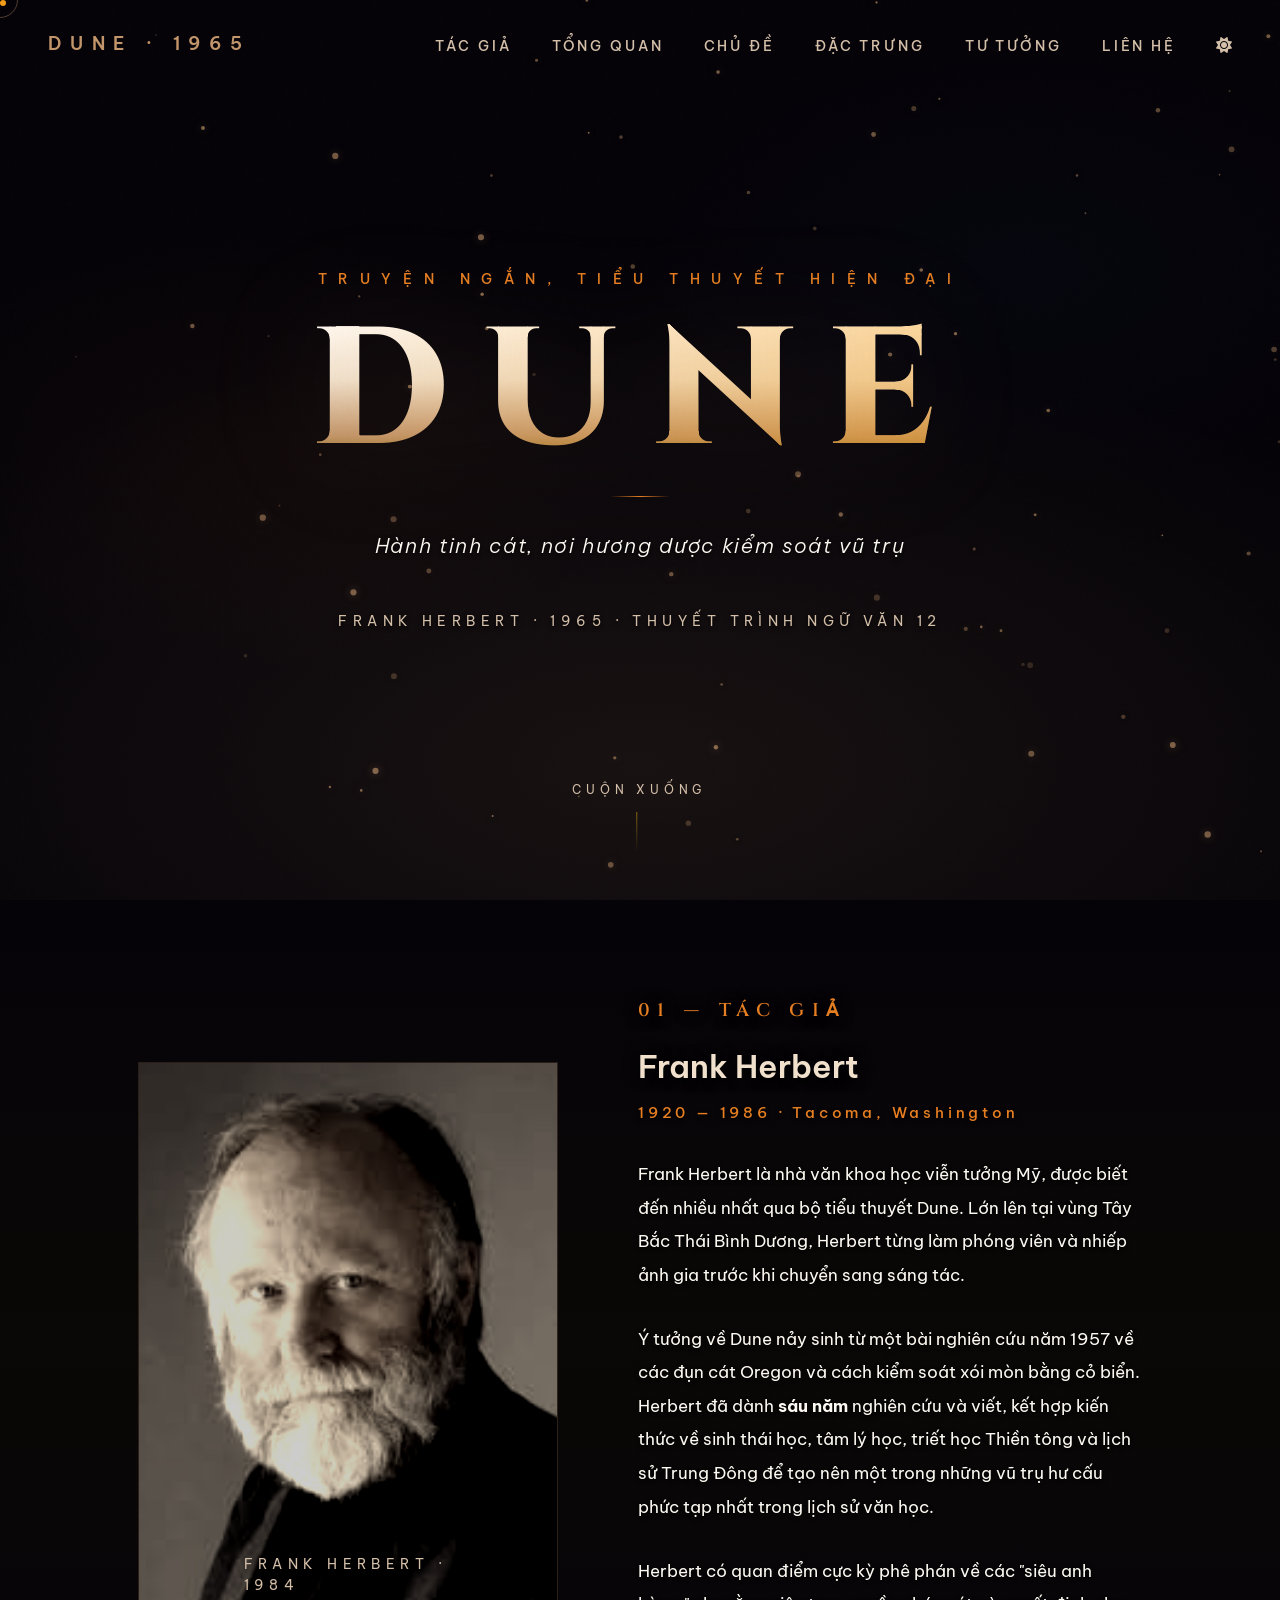
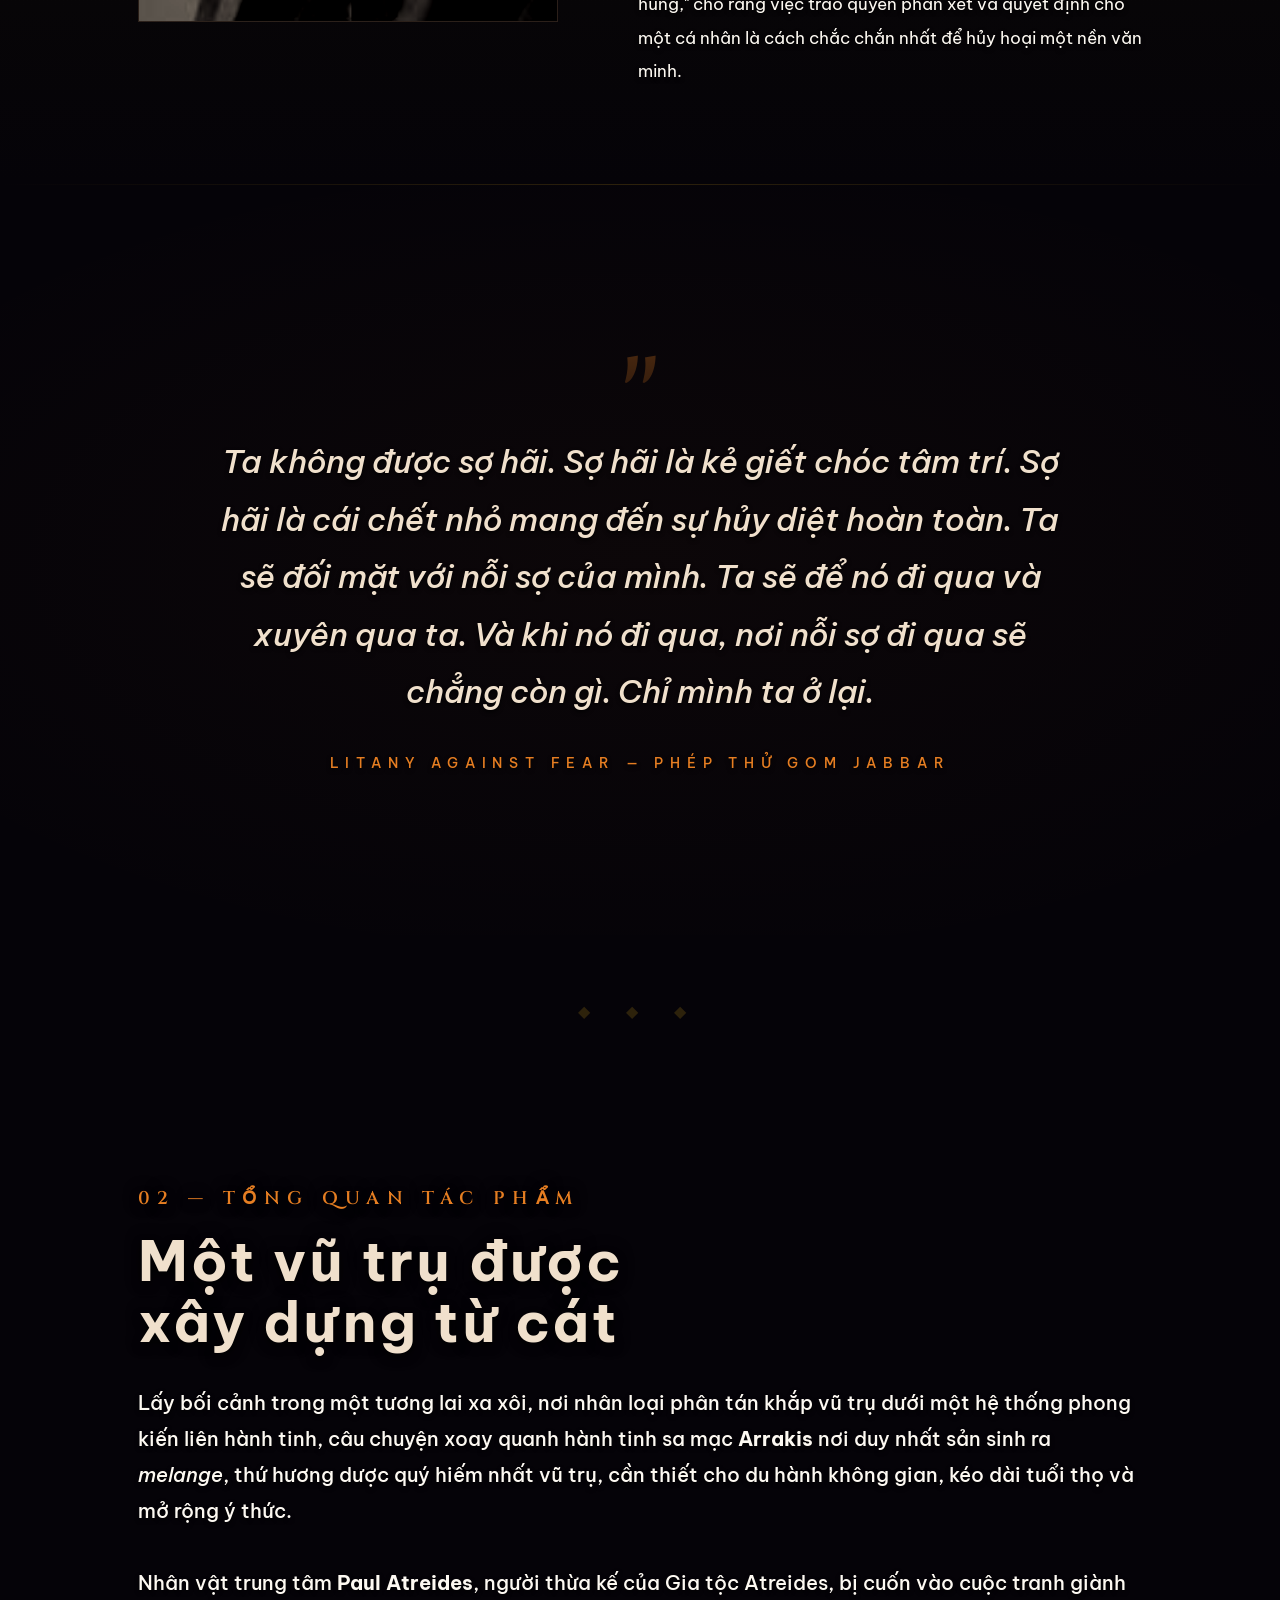
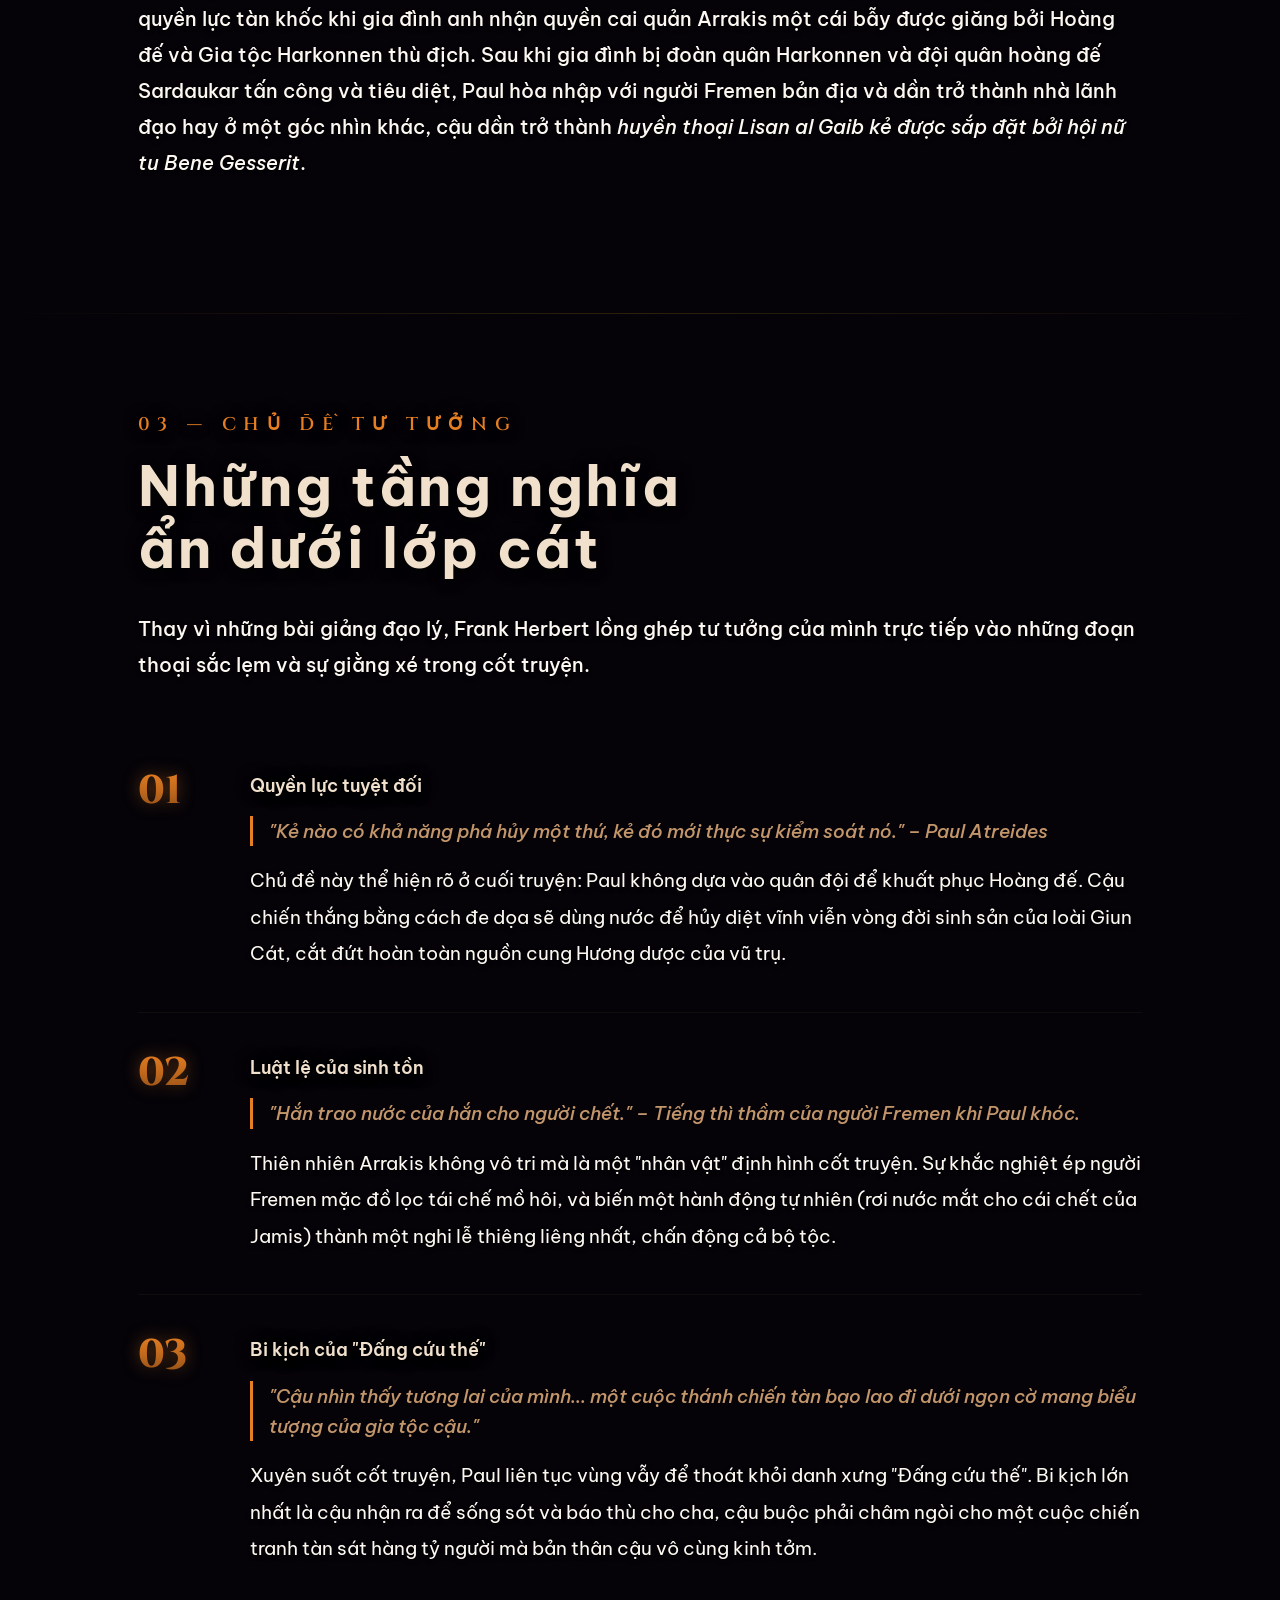
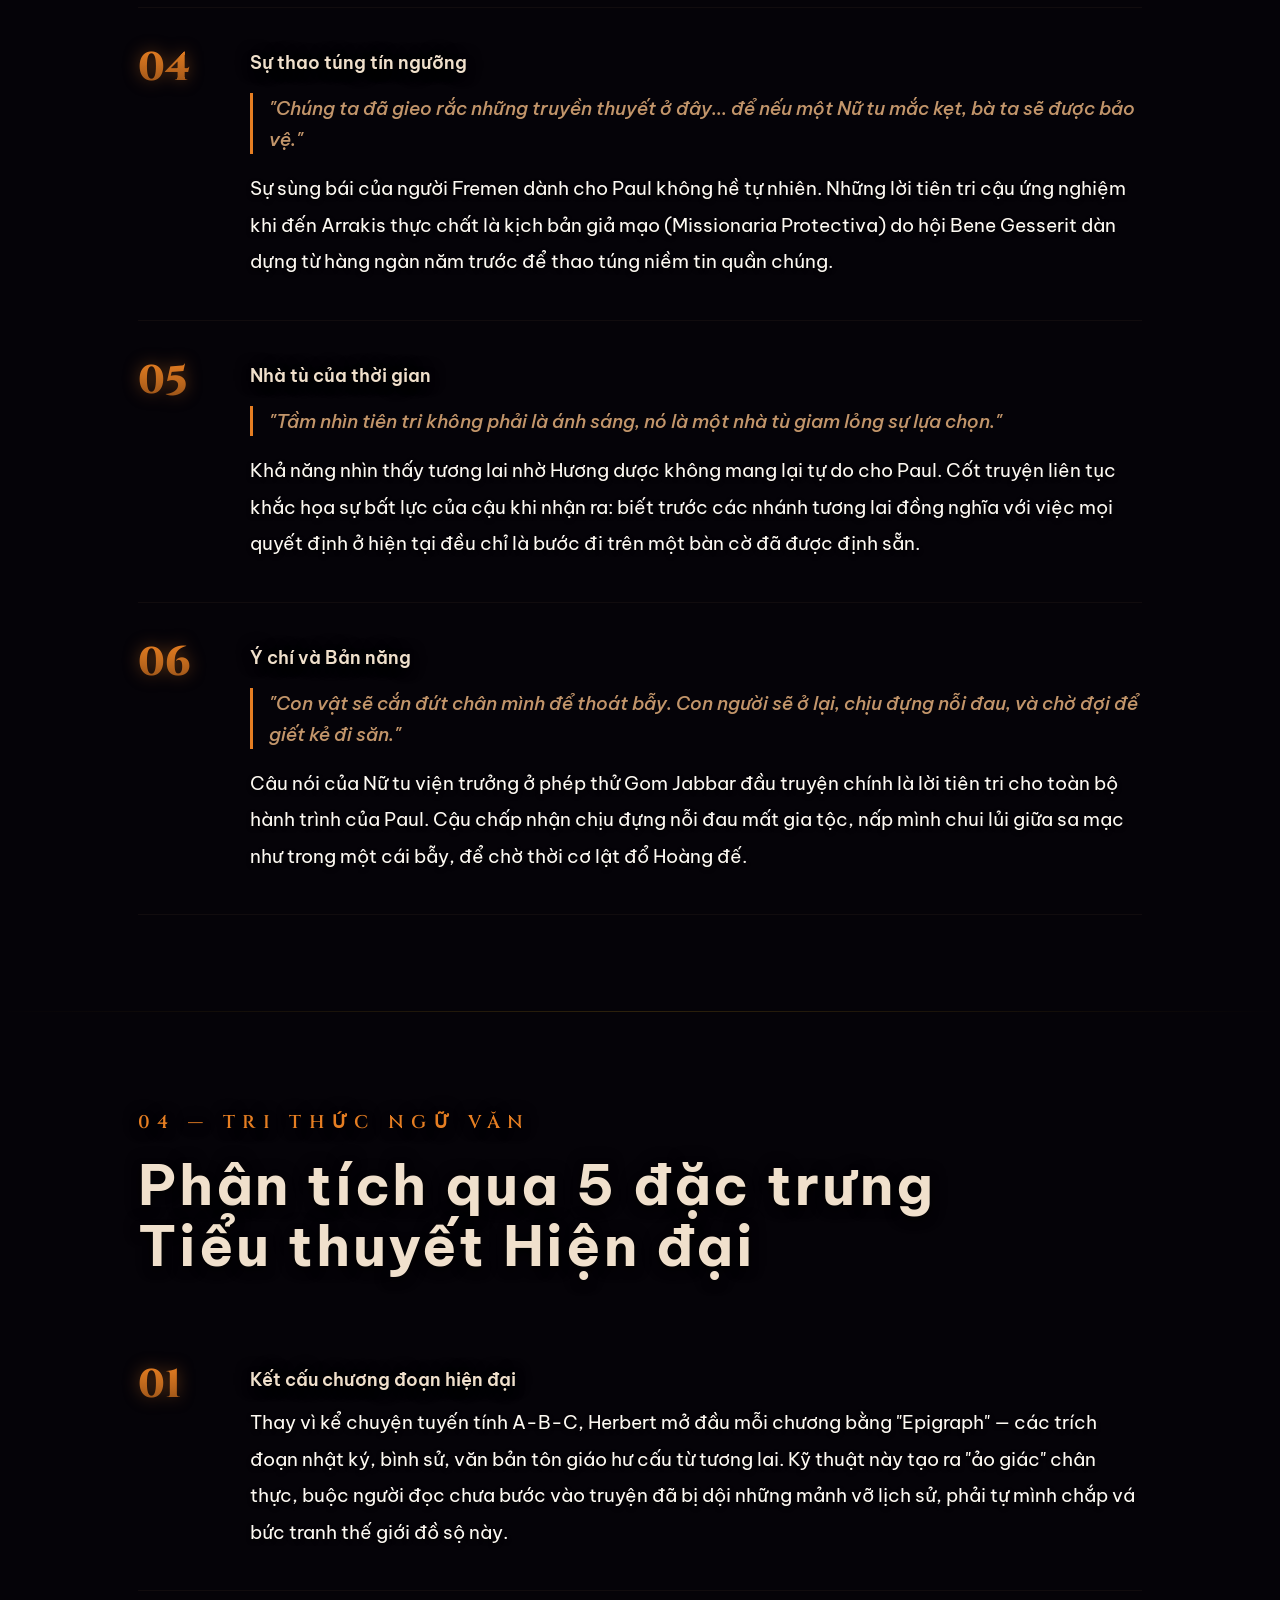
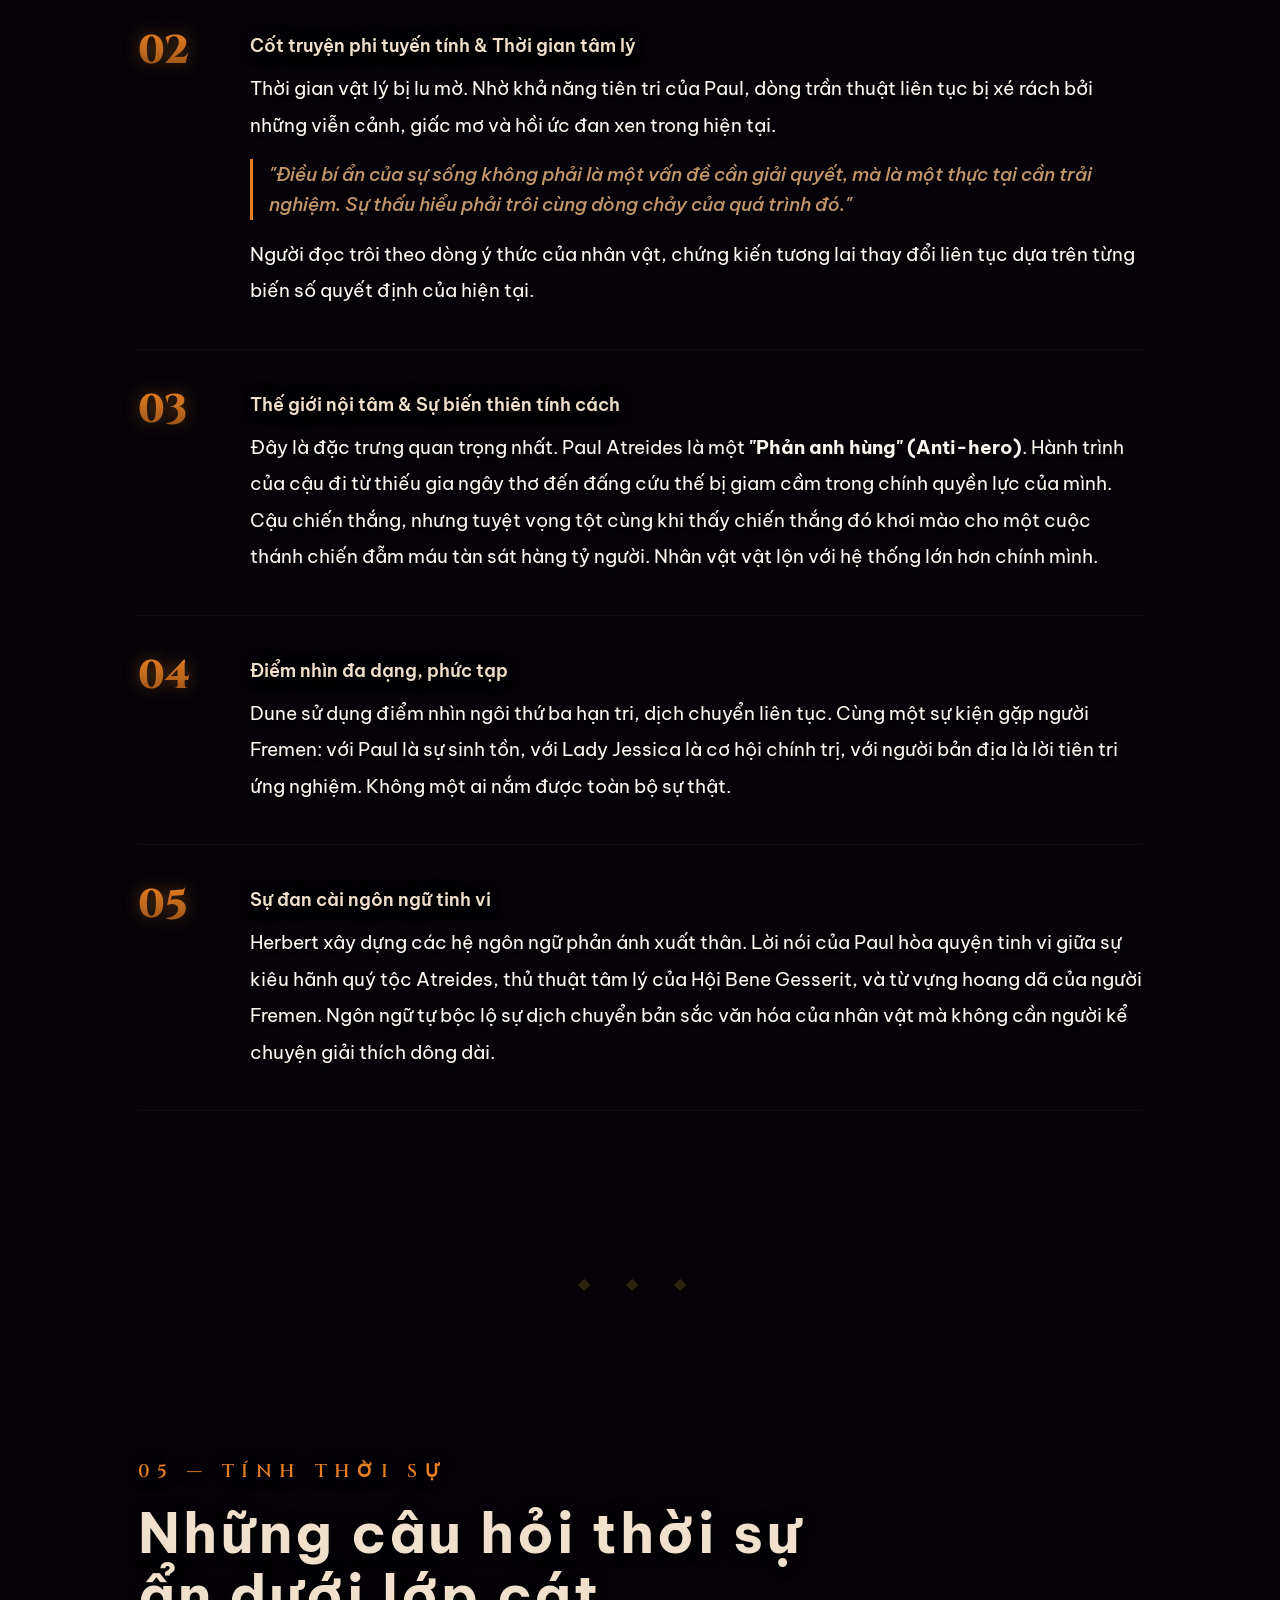
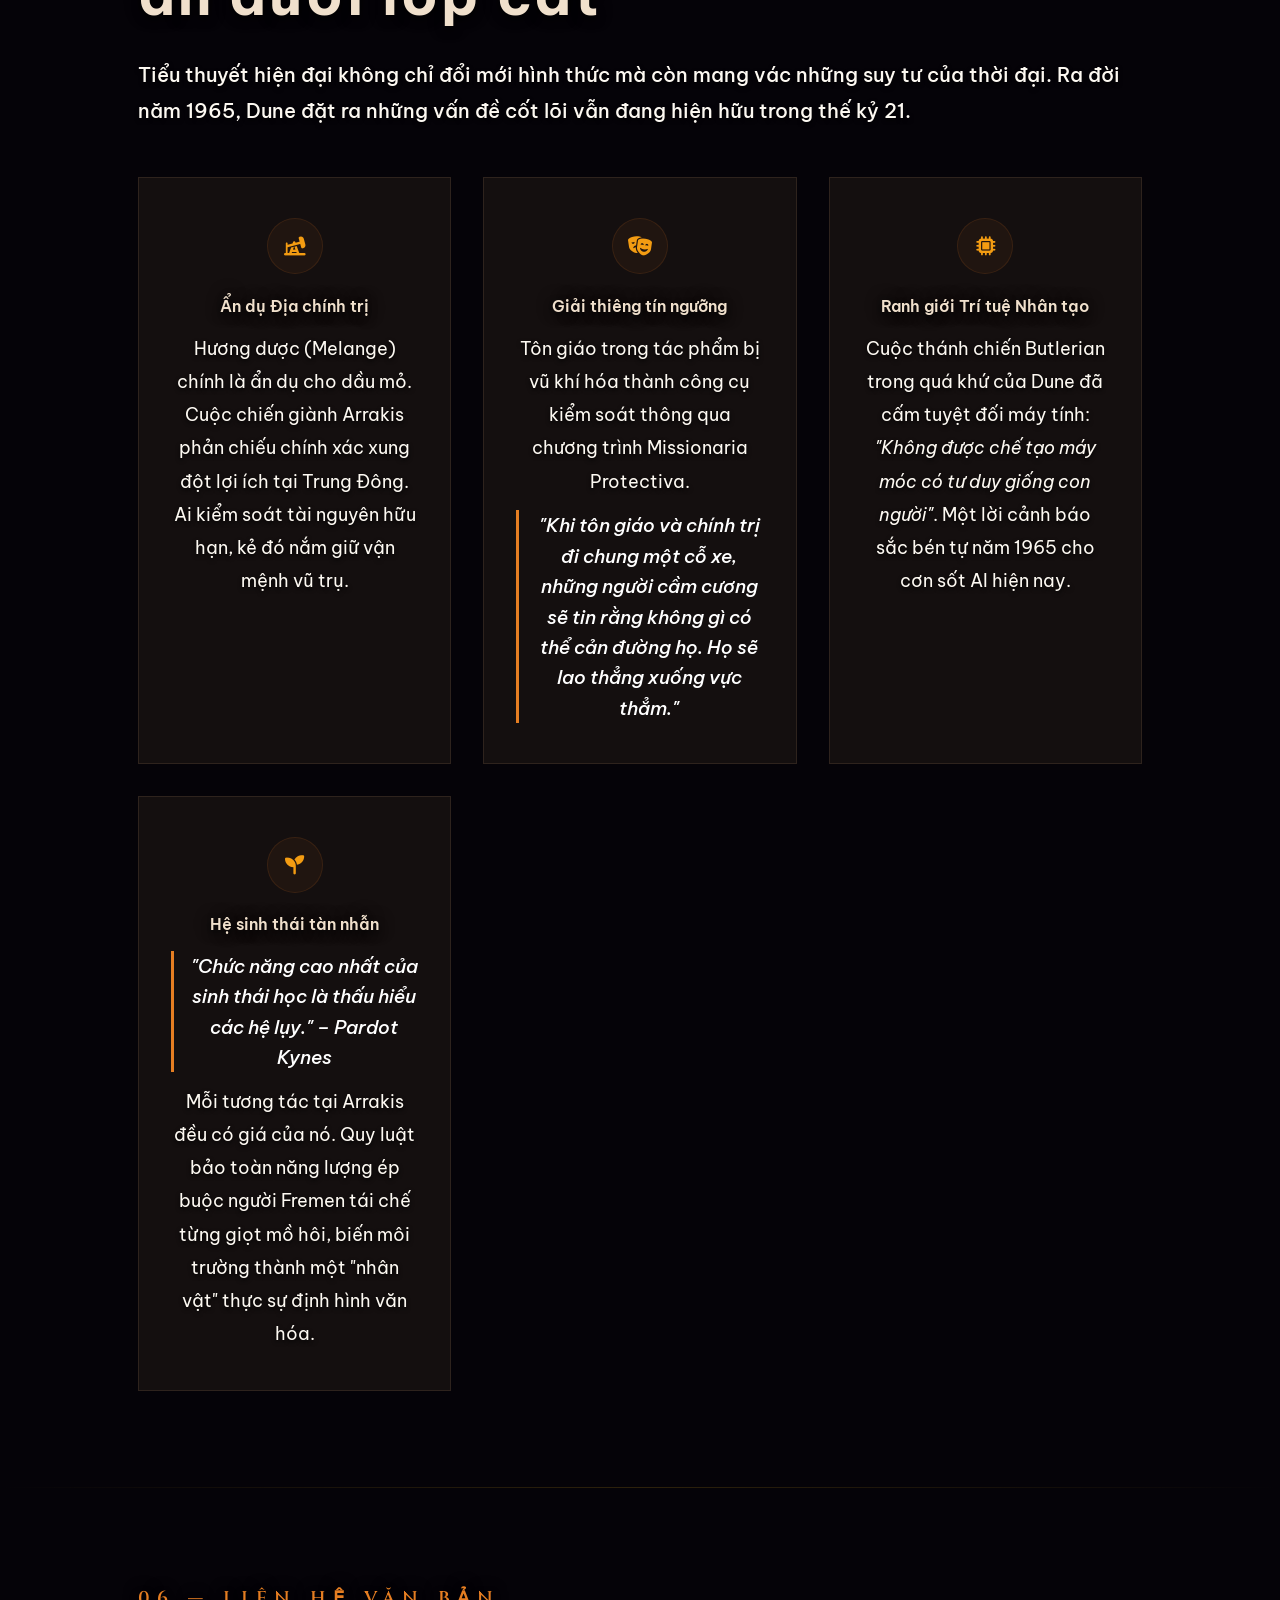
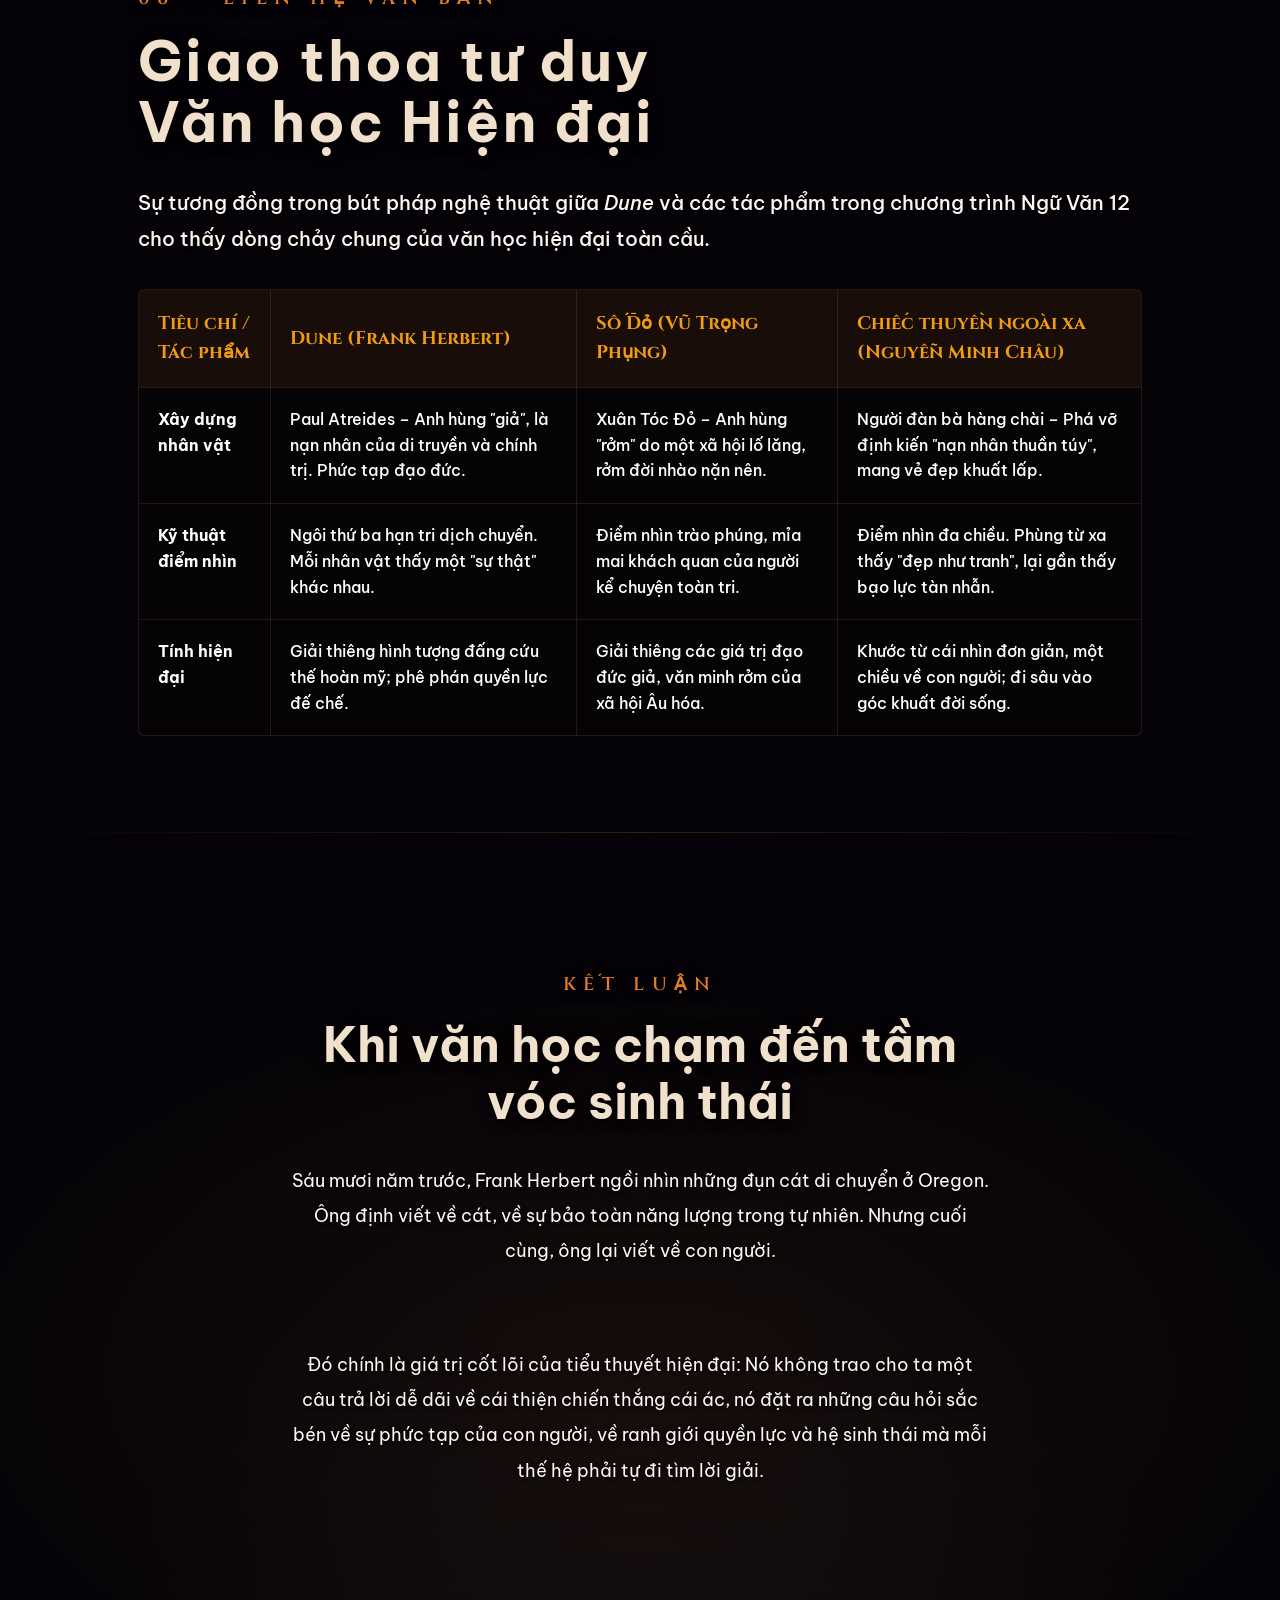
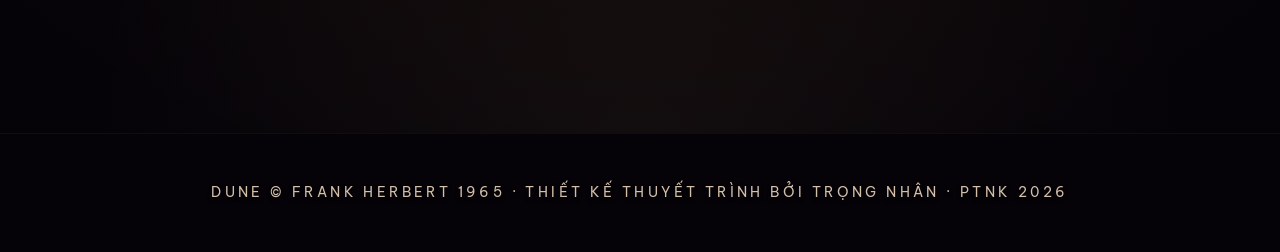
<file: index.html>
<!DOCTYPE html>
<html lang="vi">

<head>
  <meta charset="UTF-8">
  <meta name="viewport" content="width=device-width, initial-scale=1.0">
  <title>DUNE — Tiểu thuyết hiện đại | Thuyết trình Ngữ Văn 12</title>
  <meta name="description"
    content="Trang thuyết trình Ngữ Văn 12 về tiểu thuyết Dune của Frank Herbert — tác phẩm khoa học viễn tưởng vĩ đại nhất mọi thời đại.">
  <link rel="preconnect" href="https://fonts.googleapis.com">
  <link rel="preconnect" href="https://fonts.gstatic.com" crossorigin>
  <link
    href="https://fonts.googleapis.com/css2?family=Be+Vietnam+Pro:ital,wght@0,300;0,400;0,500;0,600;0,700;1,300;1,400;1,500&family=Cinzel:wght@400;500;600;700;800;900&display=swap"
    rel="stylesheet">
  <link rel="stylesheet" href="https://cdnjs.cloudflare.com/ajax/libs/font-awesome/6.5.1/css/all.min.css">
  <link rel="stylesheet" href="style.css">
</head>

<body>

  <!-- SCROLL PROGRESS -->
  <div class="scroll-progress" id="scrollProgress"></div>

  <!-- CUSTOM CURSOR -->
  <div class="cursor-dot" id="cursorDot"></div>
  <div class="cursor-ring" id="cursorRing"></div>

  <!-- LOADING -->
  <div class="loader" id="loader">
    <div class="loader-glyph"></div>
    <div class="loader-text">Arrakis</div>
    <div class="loader-sub">Đang tải thế giới Dune</div>
  </div>

  <!-- NAVIGATION -->
  <nav id="navbar">
    <div class="nav-brand">Dune · 1965</div>
    <ul class="nav-links">
      <li><a href="#author" data-section="author">Tác giả</a></li>
      <li><a href="#overview" data-section="overview">Tổng quan</a></li>
      <li><a href="#core-themes" data-section="core-themes">Chủ đề</a></li>
      <li><a href="#narrative" data-section="narrative">Đặc trưng</a></li>
      <li><a href="#themes" data-section="themes">Tư tưởng</a></li>
      <li><a href="#comparison" data-section="comparison">Liên hệ</a></li>
      <li><button id="themeToggleBtn" class="theme-toggle" aria-label="Đổi giao diện"><i
            class="fa-solid fa-sun"></i></button></li>
    </ul>
    <button class="hamburger" id="hamburger" aria-label="Menu">
      <span></span><span></span><span></span>
    </button>
  </nav>

  <div class="mobile-menu" id="mobileMenu">
    <a href="#author">Tác giả</a>
    <a href="#overview">Tổng quan</a>
    <a href="#core-themes">Chủ đề</a>
    <a href="#narrative">Đặc trưng</a>
    <a href="#themes">Tư tưởng</a>
    <a href="#comparison">Liên hệ</a>
    <button id="mobileThemeToggleBtn" class="theme-toggle mobile-toggle" aria-label="Đổi giao diện"><i
        class="fa-solid fa-sun"></i> Đổi giao diện</button>
  </div>

  <!-- HERO -->
  <section class="hero" id="hero">
    <div class="hero-bg"></div>
    <canvas class="hero-canvas" id="heroCanvas"></canvas>
    <div class="hero-content">
      <div class="hero-eyebrow">Truyện ngắn, tiểu thuyết hiện đại</div>
      <h1 class="hero-title">DUNE</h1>
      <div class="hero-divider"></div>
      <p class="hero-subtitle">Hành tinh cát, nơi hương dược kiểm soát vũ trụ</p>
      <p class="hero-meta">Frank Herbert · 1965 · Thuyết trình Ngữ Văn 12</p>
    </div>
    <div class="scroll-indicator">
      <span>Cuộn xuống</span>
      <div class="scroll-line"></div>
    </div>
  </section>

  <!-- 01 — AUTHOR -->
  <section id="author" class="author-section">
    <div class="container">
      <div class="author-grid">
        <div class="author-visual reveal-left">
          <img src="frank-herbert.jpg" alt="Frank Herbert, author of Dune"
            style="width:100%;height:100%;object-fit:cover;">
          <div class="author-visual-label">Frank Herbert · 1984</div>
        </div>
        <div class="reveal-right">
          <span class="section-number">01 — Tác giả</span>
          <div class="author-info">
            <h3>Frank Herbert</h3>
            <p class="author-dates">1920 — 1986 · Tacoma, Washington</p>
            <p class="author-bio">
              Frank Herbert là nhà văn khoa học viễn tưởng Mỹ, được biết đến nhiều nhất qua bộ tiểu thuyết Dune. Lớn lên
              tại vùng Tây Bắc Thái Bình Dương, Herbert từng làm phóng viên và nhiếp ảnh gia trước khi chuyển sang sáng
              tác.
            </p>
            <br>
            <p class="author-bio">
              Ý tưởng về Dune nảy sinh từ một bài nghiên cứu năm 1957 về các đụn cát Oregon và cách kiểm soát xói mòn
              bằng cỏ biển. Herbert đã dành <strong>sáu năm</strong> nghiên cứu và viết, kết hợp kiến thức về sinh thái
              học, tâm lý học, triết học Thiền tông và lịch sử Trung Đông để tạo nên một trong những vũ trụ hư cấu phức
              tạp nhất trong lịch sử văn học.
            </p>
            <br>
            <p class="author-bio">
              Herbert có quan điểm cực kỳ phê phán về các "siêu anh hùng," cho rằng việc trao quyền phán xét và quyết
              định cho một cá nhân là cách chắc chắn nhất để hủy hoại một nền văn minh.
            </p>
          </div>
        </div>
      </div>
    </div>
  </section>

  <div class="section-divider"></div>

  <!-- QUOTE 1 (Moved as requested) -->
  <section class="quote-section reveal">
    <div class="container">
      <div class="quote-mark">"</div>
      <p class="quote-text">Ta không được sợ hãi. Sợ hãi là kẻ giết chóc tâm trí. Sợ hãi là cái chết nhỏ mang đến sự
        hủy diệt hoàn toàn. Ta sẽ đối mặt với nỗi sợ của mình. Ta sẽ để nó đi qua và xuyên qua ta. Và khi nó đi qua, nơi
        nỗi sợ đi qua sẽ chẳng còn gì. Chỉ mình ta ở lại.</p>
      <p class="quote-author">Litany Against Fear — Phép thử Gom Jabbar</p>
    </div>
  </section>

  <div class="ornament">◆ ◆ ◆</div>

  <!-- 02 — OVERVIEW -->
  <section id="overview">
    <div class="container">
      <div class="reveal">
        <span class="section-number">02 — Tổng quan tác phẩm</span>
        <h2 class="section-title">Một vũ trụ được<br>xây dựng từ cát</h2>
      </div>
      <div class="section-body reveal">
        <p>
          Lấy bối cảnh trong một tương lai xa xôi, nơi nhân loại phân tán khắp vũ trụ dưới một hệ thống phong kiến liên
          hành tinh, câu chuyện xoay quanh hành tinh sa mạc <strong>Arrakis</strong> nơi duy nhất sản sinh ra
          <em>melange</em>, thứ hương dược quý hiếm nhất vũ trụ, cần thiết cho du hành không gian, kéo dài tuổi thọ và
          mở rộng ý thức.
        </p>
        <br>
        <p>
          Nhân vật trung tâm <strong>Paul Atreides</strong>, người thừa kế của Gia tộc Atreides, bị cuốn vào cuộc tranh
          giành quyền lực tàn khốc khi gia đình anh nhận quyền cai quản Arrakis một cái bẫy được giăng bởi Hoàng đế và
          Gia tộc Harkonnen thù địch. Sau khi gia đình bị đoàn quân Harkonnen và đội quân hoàng đế Sardaukar tấn công và
          tiêu diệt, Paul hòa nhập với người Fremen bản địa và dần trở
          thành nhà lãnh đạo hay ở một góc nhìn khác, cậu dần trở thành <em>huyền thoại Lisan al Gaib kẻ được sắp đặt
            bởi hội nữ tu Bene Gesserit</em>.
        </p>
        <br>
        <!-- <p>
          Dune không chỉ là khoa học viễn tưởng. Với nghệ thuật tự sự đa điểm nhìn, cấu trúc phản anh hùng, và hệ
          thống ẩn dụ sinh thái, chính trị phức tạp, Dune sở hữu đầy đủ đặc trưng của một tiểu thuyết hiện đại.
        </p> -->
      </div>
    </div>
  </section>



  <div class="section-divider"></div>

  <!-- 03 — THEMES (CORE) -->
  <section id="core-themes">
    <div class="container">
      <div class="reveal">
        <span class="section-number">03 — Chủ đề tư tưởng</span>
        <h2 class="section-title">Những tầng nghĩa<br>ẩn dưới lớp cát</h2>
        <p class="section-body" style="margin-bottom: 2rem;">
          Thay vì những bài giảng đạo lý, Frank Herbert lồng ghép tư tưởng của mình trực tiếp vào những đoạn thoại sắc
          lẹm và sự giằng xé trong cốt truyện.
        </p>
      </div>
      <div class="technique-list">
        <div class="technique-item reveal">
          <div class="technique-num">01</div>
          <div>
            <h4>Quyền lực tuyệt đối</h4>
            <blockquote
              style="font-style: italic; color: var(--sand); border-left: 3px solid var(--spice); padding-left: 1rem; margin: 1rem 0;">
              "Kẻ nào có khả năng phá hủy một thứ, kẻ đó mới thực sự kiểm soát nó." – Paul Atreides
            </blockquote>
            <p>Chủ đề này thể hiện rõ ở cuối truyện: Paul không dựa vào quân đội để khuất phục Hoàng đế. Cậu chiến thắng
              bằng cách đe dọa sẽ dùng nước để hủy diệt vĩnh viễn vòng đời sinh sản của loài Giun Cát, cắt đứt hoàn toàn
              nguồn cung Hương dược của vũ trụ.</p>
          </div>
        </div>
        <div class="technique-item reveal">
          <div class="technique-num">02</div>
          <div>
            <h4>Luật lệ của sinh tồn</h4>
            <blockquote
              style="font-style: italic; color: var(--sand); border-left: 3px solid var(--spice); padding-left: 1rem; margin: 1rem 0;">
              "Hắn trao nước của hắn cho người chết." – Tiếng thì thầm của người Fremen khi Paul khóc.
            </blockquote>
            <p>Thiên nhiên Arrakis không vô tri mà là một "nhân vật" định hình cốt truyện. Sự khắc nghiệt ép người
              Fremen mặc đồ lọc tái chế mồ hôi, và biến một hành động tự nhiên (rơi nước mắt cho cái chết của Jamis)
              thành một nghi lễ thiêng liêng nhất, chấn động cả bộ tộc.</p>
          </div>
        </div>
        <div class="technique-item reveal">
          <div class="technique-num">03</div>
          <div>
            <h4>Bi kịch của "Đấng cứu thế"</h4>
            <blockquote
              style="font-style: italic; color: var(--sand); border-left: 3px solid var(--spice); padding-left: 1rem; margin: 1rem 0;">
              "Cậu nhìn thấy tương lai của mình... một cuộc thánh chiến tàn bạo lao đi dưới ngọn cờ mang biểu tượng của
              gia tộc cậu."
            </blockquote>
            <p>Xuyên suốt cốt truyện, Paul liên tục vùng vẫy để thoát khỏi danh xưng "Đấng cứu thế". Bi kịch lớn nhất là
              cậu nhận ra để sống sót và báo thù cho cha, cậu buộc phải châm ngòi cho một cuộc chiến tranh tàn sát hàng
              tỷ người mà bản thân cậu vô cùng kinh tởm.</p>
          </div>
        </div>
        <div class="technique-item reveal">
          <div class="technique-num">04</div>
          <div>
            <h4>Sự thao túng tín ngưỡng</h4>
            <blockquote
              style="font-style: italic; color: var(--sand); border-left: 3px solid var(--spice); padding-left: 1rem; margin: 1rem 0;">
              "Chúng ta đã gieo rắc những truyền thuyết ở đây... để nếu một Nữ tu mắc kẹt, bà ta sẽ được bảo vệ."
            </blockquote>
            <p>Sự sùng bái của người Fremen dành cho Paul không hề tự nhiên. Những lời tiên tri cậu ứng nghiệm khi đến
              Arrakis thực chất là kịch bản giả mạo (Missionaria Protectiva) do hội Bene Gesserit dàn dựng từ hàng ngàn
              năm trước để thao túng niềm tin quần chúng.</p>
          </div>
        </div>
        <div class="technique-item reveal">
          <div class="technique-num">05</div>
          <div>
            <h4>Nhà tù của thời gian</h4>
            <blockquote
              style="font-style: italic; color: var(--sand); border-left: 3px solid var(--spice); padding-left: 1rem; margin: 1rem 0;">
              "Tầm nhìn tiên tri không phải là ánh sáng, nó là một nhà tù giam lỏng sự lựa chọn."
            </blockquote>
            <p>Khả năng nhìn thấy tương lai nhờ Hương dược không mang lại tự do cho Paul. Cốt truyện liên tục khắc họa
              sự bất lực của cậu khi nhận ra: biết trước các nhánh tương lai đồng nghĩa với việc mọi quyết định ở hiện
              tại đều chỉ là bước đi trên một bàn cờ đã được định sẵn.</p>
          </div>
        </div>
        <div class="technique-item reveal">
          <div class="technique-num">06</div>
          <div>
            <h4>Ý chí và Bản năng</h4>
            <blockquote
              style="font-style: italic; color: var(--sand); border-left: 3px solid var(--spice); padding-left: 1rem; margin: 1rem 0;">
              "Con vật sẽ cắn đứt chân mình để thoát bẫy. Con người sẽ ở lại, chịu đựng nỗi đau, và chờ đợi để giết kẻ
              đi săn."
            </blockquote>
            <p>Câu nói của Nữ tu viện trưởng ở phép thử Gom Jabbar đầu truyện chính là lời tiên tri cho toàn bộ hành
              trình của Paul. Cậu chấp nhận chịu đựng nỗi đau mất gia tộc, nấp mình chui lủi giữa sa mạc như trong một
              cái bẫy, để chờ thời cơ lật đổ Hoàng đế.</p>
          </div>
        </div>
      </div>
    </div>
  </section>

  <div class="section-divider"></div>
  <!-- 04 — NARRATIVE TECHNIQUES -->
  <section id="narrative">
    <div class="container">
      <div class="reveal">
        <span class="section-number">04 — Tri thức Ngữ văn</span>
        <h2 class="section-title">Phân tích qua 5 đặc trưng<br>Tiểu thuyết Hiện đại</h2>
      </div>
      <div class="technique-list">
        <div class="technique-item reveal">
          <div class="technique-num">01</div>
          <div>
            <h4>Kết cấu chương đoạn hiện đại</h4>
            <p>Thay vì kể chuyện tuyến tính A-B-C, Herbert mở đầu mỗi chương bằng "Epigraph" — các trích đoạn nhật ký,
              bình sử, văn bản tôn giáo hư cấu từ tương lai. Kỹ thuật này tạo ra "ảo giác" chân thực, buộc người đọc
              chưa bước vào truyện đã bị dội những mảnh vỡ lịch sử, phải tự mình chắp vá bức tranh thế giới đồ sộ này.
            </p>
          </div>
        </div>
        <div class="technique-item reveal">
          <div class="technique-num">02</div>
          <div>
            <h4>Cốt truyện phi tuyến tính &amp; Thời gian tâm lý</h4>
            <p>Thời gian vật lý bị lu mờ. Nhờ khả năng tiên tri của Paul, dòng trần thuật liên tục bị xé rách bởi những
              viễn cảnh, giấc mơ và hồi ức đan xen trong hiện tại.</p>

            <blockquote
              style="font-style: italic; color: var(--sand); border-left: 3px solid var(--spice); padding-left: 1rem; margin: 1rem 0;">
              "Điều bí ẩn của sự sống không phải là một vấn đề cần giải quyết, mà là một thực tại cần trải nghiệm. Sự
              thấu hiểu phải trôi cùng dòng chảy của quá trình đó."
            </blockquote>

            <p>Người đọc trôi theo dòng ý thức của nhân vật, chứng kiến tương lai thay đổi liên tục dựa trên từng biến
              số quyết định của hiện tại.</p>
          </div>
        </div>
        <div class="technique-item reveal">
          <div class="technique-num">03</div>
          <div>
            <h4>Thế giới nội tâm &amp; Sự biến thiên tính cách</h4>
            <p>Đây là đặc trưng quan trọng nhất. Paul Atreides là một <strong>"Phản anh hùng" (Anti-hero)</strong>. Hành
              trình của cậu đi từ thiếu gia ngây thơ đến đấng cứu thế bị giam cầm trong chính quyền lực của mình. Cậu
              chiến thắng, nhưng tuyệt vọng tột cùng khi thấy chiến thắng đó khơi mào cho một cuộc thánh chiến đẫm máu
              tàn sát hàng tỷ người. Nhân vật vật lộn với hệ thống lớn hơn chính mình.</p>
          </div>
        </div>
        <div class="technique-item reveal">
          <div class="technique-num">04</div>
          <div>
            <h4>Điểm nhìn đa dạng, phức tạp</h4>
            <p>Dune sử dụng điểm nhìn ngôi thứ ba hạn tri, dịch chuyển liên tục. Cùng một sự kiện gặp người Fremen: với
              Paul là sự sinh tồn, với Lady Jessica là cơ hội chính trị, với người bản địa là lời tiên tri ứng nghiệm.
              Không một ai nắm được toàn bộ sự thật.</p>
          </div>
        </div>
        <div class="technique-item reveal">
          <div class="technique-num">05</div>
          <div>
            <h4>Sự đan cài ngôn ngữ tinh vi</h4>
            <p>Herbert xây dựng các hệ ngôn ngữ phản ánh xuất thân. Lời nói của Paul hòa quyện tinh vi giữa sự kiêu hãnh
              quý tộc Atreides, thủ thuật tâm lý của Hội Bene Gesserit, và từ vựng hoang dã của người Fremen. Ngôn ngữ
              tự bộc lộ sự dịch chuyển bản sắc văn hóa của nhân vật mà không cần người kể chuyện giải thích dông dài.
            </p>
          </div>
        </div>
      </div>
    </div>
  </section>

  <div class="ornament">◆ ◆ ◆</div>

  <!-- 05 — THEMES -->
  <section id="themes">
    <div class="container">
      <div class="reveal">
        <span class="section-number">05 — Tính thời sự</span>
        <h2 class="section-title">Những câu hỏi thời sự<br>ẩn dưới lớp cát</h2>
        <p class="section-body" style="margin-bottom: 2rem;">
          Tiểu thuyết hiện đại không chỉ đổi mới hình thức mà còn mang vác những suy tư của thời đại. Ra đời năm 1965,
          Dune đặt ra những vấn đề cốt lõi vẫn đang hiện hữu trong thế kỷ 21.
        </p>
      </div>
      <div class="relevance-grid">
        <div class="relevance-card reveal">
          <span class="relevance-icon"><i class="fa-solid fa-oil-well"></i></span>
          <h4>Ẩn dụ Địa chính trị</h4>
          <p>Hương dược (Melange) chính là ẩn dụ cho dầu mỏ. Cuộc chiến giành Arrakis phản chiếu chính xác xung đột lợi
            ích tại Trung Đông. Ai kiểm soát tài nguyên hữu hạn, kẻ đó nắm giữ vận mệnh vũ trụ.</p>
        </div>
        <div class="relevance-card reveal" style="transition-delay: 0.1s">
          <span class="relevance-icon"><i class="fa-solid fa-masks-theater"></i></span>
          <h4>Giải thiêng tín ngưỡng</h4>
          <p>Tôn giáo trong tác phẩm bị vũ khí hóa thành công cụ kiểm soát thông qua chương trình Missionaria
            Protectiva.</p>
          <blockquote
            style="font-style: italic; color: var(--text-primary); border-left: 3px solid var(--spice); padding-left: 1rem; margin-top: 0.8rem;">
            "Khi tôn giáo và chính trị đi chung một cỗ xe, những người cầm cương sẽ tin rằng không gì có thể cản đường
            họ. Họ sẽ lao thẳng xuống vực thẳm."
          </blockquote>
        </div>
        <div class="relevance-card reveal" style="transition-delay: 0.2s">
          <span class="relevance-icon"><i class="fa-solid fa-microchip"></i></span>
          <h4>Ranh giới Trí tuệ Nhân tạo</h4>
          <p>Cuộc thánh chiến Butlerian trong quá khứ của Dune đã cấm tuyệt đối máy tính: <em>"Không được chế tạo máy
              móc có tư duy giống con người"</em>. Một lời cảnh báo sắc bén tự năm 1965 cho cơn sốt AI hiện nay.</p>
        </div>
        <div class="relevance-card reveal" style="transition-delay: 0.3s">
          <span class="relevance-icon"><i class="fa-solid fa-seedling"></i></span>
          <h4>Hệ sinh thái tàn nhẫn</h4>
          <blockquote
            style="font-style: italic; color: var(--text-primary); border-left: 3px solid var(--spice); padding-left: 1rem; margin-bottom: 0.8rem;">
            "Chức năng cao nhất của sinh thái học là thấu hiểu các hệ lụy." – Pardot Kynes
          </blockquote>
          <p>Mỗi tương tác tại Arrakis đều có giá của nó. Quy luật bảo toàn năng lượng ép buộc người Fremen tái chế từng
            giọt mồ hôi, biến môi trường thành một "nhân vật" thực sự định hình văn hóa.</p>
        </div>
      </div>
    </div>
  </section>

  <div class="section-divider"></div>

  <!-- 06 — COMPARISON -->
  <section id="comparison">
    <div class="container">
      <div class="reveal">
        <span class="section-number">06 — Liên hệ văn bản</span>
        <h2 class="section-title">Giao thoa tư duy<br>Văn học Hiện đại</h2>
        <p class="section-body">Sự tương đồng trong bút pháp nghệ thuật giữa <em>Dune</em> và các tác phẩm trong chương
          trình Ngữ Văn 12 cho thấy dòng chảy chung của văn học hiện đại toàn cầu.</p>
      </div>

      <div class="table-responsive reveal" style="margin-top: 2rem;">
        <table class="comparison-table">
          <tr>
            <th>Tiêu chí / Tác phẩm</th>
            <th>Dune (Frank Herbert)</th>
            <th>Số Đỏ (Vũ Trọng Phụng)</th>
            <th>Chiếc thuyền ngoài xa (Nguyễn Minh Châu)</th>
          </tr>
          <tr>
            <td><strong>Xây dựng nhân vật</strong></td>
            <td>Paul Atreides – Anh hùng "giả", là nạn nhân của di truyền và chính trị. Phức tạp đạo đức.</td>
            <td>Xuân Tóc Đỏ – Anh hùng "rởm" do một xã hội lố lăng, rởm đời nhào nặn nên.</td>
            <td>Người đàn bà hàng chài – Phá vỡ định kiến "nạn nhân thuần túy", mang vẻ đẹp khuất lấp.</td>
          </tr>
          <tr>
            <td><strong>Kỹ thuật điểm nhìn</strong></td>
            <td>Ngôi thứ ba hạn tri dịch chuyển. Mỗi nhân vật thấy một "sự thật" khác nhau.</td>
            <td>Điểm nhìn trào phúng, mỉa mai khách quan của người kể chuyện toàn tri.</td>
            <td>Điểm nhìn đa chiều. Phùng từ xa thấy "đẹp như tranh", lại gần thấy bạo lực tàn nhẫn.</td>
          </tr>
          <tr>
            <td><strong>Tính hiện đại</strong></td>
            <td>Giải thiêng hình tượng đấng cứu thế hoàn mỹ; phê phán quyền lực đế chế.</td>
            <td>Giải thiêng các giá trị đạo đức giả, văn minh rởm của xã hội Âu hóa.</td>
            <td>Khước từ cái nhìn đơn giản, một chiều về con người; đi sâu vào góc khuất đời sống.</td>
          </tr>
        </table>
      </div>
    </div>
  </section>

  <div class="section-divider"></div>

  <!-- CONCLUSION -->
  <section class="conclusion-section">
    <div class="container">
      <div class="conclusion-content reveal">
        <span class="section-number">Kết luận</span>
        <h2 class="conclusion-title">Khi văn học chạm đến tầm vóc sinh thái</h2>
        <p class="conclusion-text">
          Sáu mươi năm trước, Frank Herbert ngồi nhìn những đụn cát di chuyển ở Oregon. Ông định viết về cát, về sự bảo
          toàn năng lượng trong tự nhiên. Nhưng cuối cùng, ông lại viết về con người.
        </p>
        <br>
        <p class="conclusion-text">
          Đó chính là giá trị cốt lõi của tiểu thuyết hiện đại: Nó không trao cho ta một câu trả lời dễ dãi về cái thiện
          chiến thắng cái ác, nó đặt ra những câu hỏi sắc bén về sự phức tạp của con người, về ranh giới quyền lực và hệ
          sinh thái mà mỗi thế hệ phải tự đi tìm lời giải.
        </p>
        <br><br>
      </div>
    </div>
  </section>

  <!-- FOOTER -->
  <footer>
    <p>Dune © Frank Herbert 1965 · Thiết kế thuyết trình bởi Trọng Nhân · PTNK 2026</p>
  </footer>

  <script src="script.js"></script>
</body>

</html>
</file>
<file: style.css>
/* ===== DUNE PRESENTATION — PREMIUM STYLESHEET ===== */

/* ===== GOOGLE FONTS (imported in HTML) ===== */
/* Be Vietnam Pro (Vietnamese optimized) + Cinzel (display) + Space Mono (mono) */

:root {
  --sand: #C2956A;
  --sand-light: #F0E0CC;
  --sand-dark: #8B6914;
  --spice: #E67E22;
  --spice-glow: #F39C12;
  --spice-deep: #D35400;
  --desert-night: #0D0B08;
  --deep-blue: #0A1628;
  --worm-brown: #3E2723;
  --fremen-blue: #1565C0;
  --fremen-glow: #42A5F5;
  --void: #050308;
  --void-warm: #0A0806;
  --text-primary: #FFFFFF;
  --text-secondary: #FDF9F2;
  --text-dim: #D4BFA9;
  --glass-bg: rgba(194, 149, 106, 0.08);
  --glass-border: rgba(194, 149, 106, 0.15);
  --glass-hover: rgba(230, 126, 34, 0.12);
  --radius: 6px;
}

* {
  margin: 0;
  padding: 0;
  box-sizing: border-box;
}

html {
  scroll-behavior: smooth;
  scrollbar-width: thin;
  scrollbar-color: var(--sand-dark) var(--void);
}

::-webkit-scrollbar {
  width: 5px;
}

::-webkit-scrollbar-track {
  background: var(--void);
}

::-webkit-scrollbar-thumb {
  background: var(--sand-dark);
  border-radius: 3px;
}

body {
  font-family: 'Be Vietnam Pro', 'Segoe UI', sans-serif;
  background: var(--void);
  color: var(--text-primary);
  overflow-x: hidden;
  cursor: default;
  font-size: 19px;
  font-weight: 500;
  line-height: 1.6;
  -webkit-font-smoothing: antialiased;
  -moz-osx-font-smoothing: grayscale;
}

/* ===== NOISE TEXTURE OVERLAY ===== */
body::before {
  content: '';
  position: fixed;
  inset: 0;
  z-index: 9999;
  pointer-events: none;
  background-image: url("data:image/svg+xml,%3Csvg viewBox='0 0 256 256' xmlns='http://www.w3.org/2000/svg'%3E%3Cfilter id='n'%3E%3CfeTurbulence type='fractalNoise' baseFrequency='0.9' numOctaves='4' stitchTiles='stitch'/%3E%3C/filter%3E%3Crect width='100%25' height='100%25' filter='url(%23n)' opacity='0.03'/%3E%3C/svg%3E");
  background-repeat: repeat;
  opacity: 0.35;
}

/* ===== CELESTIAL BACKGROUND DECORATION ===== */
.bg-planet {
  position: fixed;
  top: 15%;
  right: -5vw;
  width: 50vw;
  height: 50vw;
  max-width: 600px;
  max-height: 600px;
  border-radius: 50%;
  background: radial-gradient(circle at 30% 30%, rgba(230, 126, 34, 0.03), transparent 70%);
  pointer-events: none;
  z-index: 0;
}
.bg-planet-2 {
  position: fixed;
  bottom: -10vw;
  left: -10vw;
  width: 70vw;
  height: 70vw;
  max-width: 800px;
  max-height: 800px;
  border-radius: 50%;
  background: radial-gradient(circle at 70% 70%, rgba(21, 101, 192, 0.02), transparent 70%);
  pointer-events: none;
  z-index: 0;
}

/* ===== SCROLL PROGRESS BAR ===== */
.scroll-progress {
  position: fixed;
  top: 0;
  left: 0;
  height: 2px;
  z-index: 10001;
  background: linear-gradient(90deg, var(--spice), var(--spice-glow), var(--sand));
  width: 0%;
  transition: width 0.1s linear;
  box-shadow: 0 0 10px var(--spice), 0 0 20px rgba(230, 126, 34, 0.3);
}

/* ===== CUSTOM CURSOR ===== */
.cursor-dot {
  width: 6px;
  height: 6px;
  background: var(--spice-glow);
  border-radius: 50%;
  position: fixed;
  pointer-events: none;
  z-index: 10002;
  transition: transform 0.1s ease;
  mix-blend-mode: screen;
}

.cursor-ring {
  width: 36px;
  height: 36px;
  border: 1px solid rgba(194, 149, 106, 0.4);
  border-radius: 50%;
  position: fixed;
  pointer-events: none;
  z-index: 10002;
  transition: all 0.15s ease;
  mix-blend-mode: screen;
}

.cursor-ring.hover {
  transform: scale(1.5);
  border-color: var(--spice);
  background: rgba(230, 126, 34, 0.06);
}

@media (pointer: coarse) {

  .cursor-dot,
  .cursor-ring {
    display: none;
  }
}

/* ===== LOADING SCREEN ===== */
.loader {
  position: fixed;
  inset: 0;
  z-index: 10000;
  background: var(--void);
  display: flex;
  flex-direction: column;
  align-items: center;
  justify-content: center;
  transition: opacity 1.2s cubic-bezier(0.4, 0, 0, 1), visibility 1.2s;
}

.loader.hidden {
  opacity: 0;
  visibility: hidden;
  pointer-events: none;
}

.loader-glyph {
  width: 60px;
  height: 60px;
  position: relative;
  margin-bottom: 2.5rem;
}

.loader-glyph::before,
.loader-glyph::after {
  content: '';
  position: absolute;
  border: 1px solid var(--sand);
  animation: loaderSpin 3s ease-in-out infinite;
}

.loader-glyph::before {
  inset: 0;
  border-radius: 50%;
  border-color: var(--spice) transparent var(--spice) transparent;
}

.loader-glyph::after {
  inset: 8px;
  border-radius: 50%;
  border-color: transparent var(--sand) transparent var(--sand);
  animation-direction: reverse;
  animation-duration: 2s;
}

.loader-text {
  font-family: 'Be Vietnam Pro', serif;
  font-size: clamp(0.8rem, 2vw, 1.1rem);
  letter-spacing: 1.2em;
  color: var(--sand);
  text-transform: uppercase;
  animation: loaderPulse 2s ease-in-out infinite;
}

.loader-sub {
  font-family: 'Be Vietnam Pro', sans-serif;
  font-size: 0.95rem;
  letter-spacing: 0.3em;
  font-weight: 300;
  color: var(--text-dim);
  text-transform: uppercase;
  margin-top: 1rem;
  animation: loaderPulse 2s ease-in-out 0.5s infinite;
}

@keyframes loaderSpin {
  0% {
    transform: rotate(0deg);
  }

  100% {
    transform: rotate(360deg);
  }
}

@keyframes loaderPulse {

  0%,
  100% {
    opacity: 0.3;
  }

  50% {
    opacity: 1;
  }
}

/* ===== NAVIGATION ===== */
nav {
  position: fixed;
  top: 0;
  left: 0;
  right: 0;
  z-index: 1000;
  padding: 1.8rem 3rem;
  display: flex;
  justify-content: space-between;
  align-items: center;
  transition: all 0.6s cubic-bezier(0.4, 0, 0, 1);
}

nav.scrolled {
  background: rgba(5, 3, 8, 0.85);
  backdrop-filter: blur(30px) saturate(1.2);
  -webkit-backdrop-filter: blur(30px) saturate(1.2);
  padding: 1rem 3rem;
  border-bottom: 1px solid var(--glass-border);
}

.nav-brand {
  font-family: 'Be Vietnam Pro', serif;
  font-size: 1.10rem;
  letter-spacing: 0.5em;
  color: var(--sand);
  text-transform: uppercase;
  font-weight: 600;
}

.nav-links {
  display: flex;
  gap: 2.5rem;
  list-style: none;
}

.nav-links a {
  font-family: 'Be Vietnam Pro', sans-serif;
  font-size: 0.90rem;
  letter-spacing: 0.2em;
  color: var(--text-dim);
  text-decoration: none;
  text-transform: uppercase;
  transition: color 0.4s;
  position: relative;
  padding-bottom: 4px;
  font-weight: 500;
}

.nav-links a::after {
  content: '';
  position: absolute;
  bottom: 0;
  left: 0;
  width: 0;
  height: 1px;
  background: linear-gradient(90deg, var(--spice), var(--spice-glow));
  transition: width 0.5s cubic-bezier(0.4, 0, 0, 1);
}

.nav-links a:hover,
.nav-links a.active {
  color: var(--sand-light);
}

.nav-links a:hover::after,
.nav-links a.active::after {
  width: 100%;
}

/* Hamburger */
.hamburger {
  display: none;
  flex-direction: column;
  gap: 5px;
  cursor: pointer;
  padding: 5px;
  z-index: 1001;
  background: none;
  border: none;
}

.hamburger span {
  width: 22px;
  height: 1px;
  background: var(--sand);
  transition: all 0.4s cubic-bezier(0.4, 0, 0, 1);
  display: block;
}

.hamburger.active span:nth-child(1) {
  transform: rotate(45deg) translate(4px, 4px);
}

.hamburger.active span:nth-child(2) {
  opacity: 0;
  transform: scaleX(0);
}

.hamburger.active span:nth-child(3) {
  transform: rotate(-45deg) translate(4px, -4px);
}

.mobile-menu {
  display: none;
  position: fixed;
  inset: 0;
  z-index: 999;
  background: rgba(5, 3, 8, 0.97);
  backdrop-filter: blur(40px);
  -webkit-backdrop-filter: blur(40px);
  flex-direction: column;
  align-items: center;
  justify-content: center;
  gap: 2.5rem;
  opacity: 0;
  visibility: hidden;
  transition: all 0.5s cubic-bezier(0.4, 0, 0, 1);
}

.mobile-menu.active {
  opacity: 1;
  visibility: visible;
}

.mobile-menu a {
  font-family: 'Be Vietnam Pro', serif;
  font-size: 1.4rem;
  letter-spacing: 0.3em;
  color: var(--sand-light);
  text-decoration: none;
  text-transform: uppercase;
  opacity: 0;
  transform: translateY(20px);
  transition: all 0.4s ease;
}

.mobile-menu.active a {
  opacity: 1;
  transform: translateY(0);
}

.mobile-menu a:nth-child(2) {
  transition-delay: 0.05s;
}

.mobile-menu a:nth-child(3) {
  transition-delay: 0.1s;
}

.mobile-menu a:nth-child(4) {
  transition-delay: 0.15s;
}

.mobile-menu a:nth-child(5) {
  transition-delay: 0.2s;
}

.mobile-menu a:nth-child(6) {
  transition-delay: 0.25s;
}

/* ===== HERO ===== */
.hero {
  height: 100vh;
  min-height: 600px;
  display: flex;
  flex-direction: column;
  justify-content: center;
  align-items: center;
  position: relative;
  overflow: hidden;
}

.hero-bg {
  position: absolute;
  inset: 0;
  background:
    radial-gradient(ellipse 120% 80% at 50% 85%, rgba(194, 149, 106, 0.1) 0%, transparent 60%),
    radial-gradient(ellipse 60% 50% at 20% 50%, rgba(230, 126, 34, 0.04) 0%, transparent 50%),
    radial-gradient(ellipse 60% 50% at 80% 30%, rgba(21, 101, 192, 0.03) 0%, transparent 50%),
    var(--void);
}

.hero-canvas {
  position: absolute;
  inset: 0;
  z-index: 1;
}

.hero-content {
  text-align: center;
  z-index: 2;
  position: relative;
}

.hero-eyebrow {
  font-family: 'Be Vietnam Pro', sans-serif;
  font-size: 0.90rem;
  letter-spacing: 0.8em;
  color: var(--spice);
  text-transform: uppercase;
  margin-bottom: 2rem;
  font-weight: 500;
  opacity: 0;
  animation: fadeUp 1s cubic-bezier(0.4, 0, 0, 1) 0.6s forwards;
}

.hero-title {
  font-family: 'Cinzel', serif;
  font-weight: 800;
  font-size: clamp(4rem, 13vw, 11rem);
  letter-spacing: 0.2em;
  line-height: 0.85;
  margin-bottom: 1.5rem;
  opacity: 0;
  animation: heroReveal 1.8s cubic-bezier(0.4, 0, 0, 1) 0.3s forwards;
  background: linear-gradient(180deg, #FFF8F0 0%, var(--sand-light) 40%, var(--sand) 80%, var(--sand-dark) 100%);
  -webkit-background-clip: text;
  background-clip: text;
  -webkit-text-fill-color: transparent;
  filter: drop-shadow(0 0 60px rgba(194, 149, 106, 0.15));
  position: relative;
  text-shadow: none !important;
}

.hero-title::after {
  content: 'DUNE';
  position: absolute;
  inset: 0;
  background: linear-gradient(90deg, transparent 0%, rgba(243, 156, 18, 0.4) 50%, transparent 100%);
  -webkit-background-clip: text;
  background-clip: text;
  -webkit-text-fill-color: transparent;
  background-size: 200% 100%;
  animation: shimmer 4s ease-in-out 2s infinite;
}

.hero-subtitle {
  font-family: 'Be Vietnam Pro', sans-serif;
  font-size: clamp(0.95rem, 2vw, 1.3rem);
  font-weight: 300;
  font-style: italic;
  color: var(--text-secondary);
  letter-spacing: 0.08em;
  margin-bottom: 3rem;
  opacity: 0;
  animation: fadeUp 1.2s cubic-bezier(0.4, 0, 0, 1) 1s forwards;
}

.hero-meta {
  font-family: 'Be Vietnam Pro', sans-serif;
  font-size: 0.85rem;
  letter-spacing: 0.4em;
  color: var(--text-dim);
  text-transform: uppercase;
  font-weight: 400;
  opacity: 0;
  animation: fadeUp 1s ease 1.4s forwards;
}

.hero-divider {
  width: 60px;
  height: 1px;
  margin: 2rem auto;
  background: linear-gradient(90deg, transparent, var(--spice), transparent);
  opacity: 0;
  animation: fadeUp 1s ease 1.2s forwards;
}

.scroll-indicator {
  position: absolute;
  bottom: 3rem;
  left: 50%;
  transform: translateX(calc(-50% - 3px));
  display: flex;
  flex-direction: column;
  align-items: center;
  gap: 0.8rem;
  opacity: 0;
  animation: fadeUpCenter 1s ease 2.2s forwards;
  z-index: 2;
}

.scroll-indicator span {
  font-family: 'Be Vietnam Pro', sans-serif;
  font-size: 0.75rem;
  letter-spacing: 0.4em;
  color: var(--text-dim);
  text-transform: uppercase;
  font-weight: 400;
  margin-right: -0.38em;
}

.scroll-line {
  width: 1px;
  height: 40px;
  background: linear-gradient(to bottom, var(--sand-dark), transparent);
  animation: scrollPulse 2s ease-in-out infinite;
}

@keyframes heroReveal {
  0% {
    opacity: 0;
    transform: translateY(40px) scale(0.96);
    letter-spacing: 0.4em;
  }

  100% {
    opacity: 1;
    transform: translateY(0) scale(1);
    letter-spacing: 0.2em;
  }
}

@keyframes shimmer {

  0%,
  100% {
    background-position: -200% 0;
  }

  50% {
    background-position: 200% 0;
  }
}

@keyframes fadeUp {
  from {
    opacity: 0;
    transform: translateY(30px);
  }

  to {
    opacity: 1;
    transform: translateY(0);
  }
}

@keyframes fadeUpCenter {
  from {
    opacity: 0;
    transform: translate(calc(-50% - 3px), 30px);
  }

  to {
    opacity: 1;
    transform: translate(calc(-50% - 3px), 0);
  }
}

@keyframes scrollPulse {

  0%,
  100% {
    opacity: 0.3;
    transform: scaleY(0.6);
  }

  50% {
    opacity: 1;
    transform: scaleY(1);
  }
}

/* ===== SECTIONS GENERAL ===== */
section {
  position: relative;
  padding: 6rem 0;
  z-index: 2;
}

.container {
  max-width: 1100px;
  margin: 0 auto;
  padding: 0 3rem;
}

.section-number {
  font-family: 'Cinzel', serif;
  font-size: 1.15rem;
  letter-spacing: 0.4em;
  color: var(--spice);
  text-transform: uppercase;
  margin-bottom: 1rem;
  display: block;
  font-weight: 600;
}

.section-title {
  font-family: 'Be Vietnam Pro', serif;
  font-size: clamp(2rem, 5vw, 3.5rem);
  font-weight: 700;
  color: var(--sand-light);
  line-height: 1.1;
  margin-bottom: 2rem;
  letter-spacing: 0.05em;
}

.section-body {
  font-size: 1.25rem;
  line-height: 1.8;
  color: var(--text-secondary);
  font-weight: 500;
}

/* ===== REVEAL ANIMATIONS ===== */
.reveal {
  opacity: 0;
  transform: translateY(50px);
  transition: opacity 1s cubic-bezier(0.4, 0, 0, 1), transform 1s cubic-bezier(0.4, 0, 0, 1);
}

.reveal.active {
  opacity: 1;
  transform: translateY(0);
}

.reveal-left {
  opacity: 0;
  transform: translateX(-60px);
  transition: opacity 1s cubic-bezier(0.4, 0, 0, 1), transform 1s cubic-bezier(0.4, 0, 0, 1);
}

.reveal-left.active {
  opacity: 1;
  transform: translateX(0);
}

.reveal-right {
  opacity: 0;
  transform: translateX(60px);
  transition: opacity 1s cubic-bezier(0.4, 0, 0, 1), transform 1s cubic-bezier(0.4, 0, 0, 1);
}

.reveal-right.active {
  opacity: 1;
  transform: translateX(0);
}

/* ===== DIVIDERS ===== */
.section-divider {
  width: 100%;
  height: 1px;
  background: linear-gradient(90deg, transparent, var(--sand-dark), transparent);
  margin: 0;
  opacity: 0.3;
}

.ornament {
  text-align: center;
  padding: 4rem 0;
  font-family: 'Be Vietnam Pro', serif;
  font-size: 1rem;
  color: var(--sand-dark);
  letter-spacing: 1em;
  opacity: 0.3;
}

/* ===== QUOTE SECTION ===== */
.quote-section {
  padding: 10rem 0;
  text-align: center;
  position: relative;
  background: radial-gradient(ellipse 100% 80% at 50% 50%, rgba(230, 126, 34, 0.03) 0%, transparent 70%);
}

.quote-mark {
  font-family: 'Cinzel', serif;
  font-size: 8rem;
  background: linear-gradient(180deg, var(--spice), transparent);
  -webkit-background-clip: text;
  background-clip: text;
  -webkit-text-fill-color: transparent;
  line-height: 1;
  margin-bottom: -2.5rem;
  opacity: 0.3;
  text-shadow: none !important;
}

.quote-text {
  font-family: 'Be Vietnam Pro', sans-serif;
  font-size: clamp(1.4rem, 2.5vw, 2rem);
  font-style: italic;
  font-weight: 500;
  color: var(--sand-light);
  line-height: 1.8;
  max-width: 850px;
  margin: 0 auto 2rem;
}

.quote-author {
  font-family: 'Be Vietnam Pro', sans-serif;
  font-size: 0.85rem;
  letter-spacing: 0.5em;
  color: var(--spice);
  text-transform: uppercase;
  font-weight: 500;
}

/* ===== AUTHOR ===== */
.author-section {
  background: linear-gradient(180deg, var(--void) 0%, var(--void-warm) 50%, var(--void) 100%);
}

.author-grid {
  display: grid;
  grid-template-columns: 1fr 1.2fr;
  gap: 5rem;
  align-items: center;
}

.author-visual {
  position: relative;
  aspect-ratio: 3/4;
  background: linear-gradient(135deg, rgba(194, 149, 106, 0.06), rgba(230, 126, 34, 0.03));
  border: 1px solid var(--glass-border);
  display: flex;
  align-items: center;
  justify-content: center;
  overflow: hidden;
  transition: border-color 0.5s;
}

.author-visual:hover {
  border-color: rgba(230, 126, 34, 0.25);
}

.author-visual img {
  width: 100%;
  height: 100%;
  object-fit: cover;
  position: absolute;
  inset: 0;
  filter: grayscale(80%) sepia(40%) contrast(120%) brightness(80%);
  transition: filter 0.6s ease, transform 0.6s ease;
}

.author-visual:hover img {
  filter: grayscale(20%) sepia(20%) contrast(110%) brightness(100%);
  transform: scale(1.05);
}

.author-visual::after {
  content: '';
  position: absolute;
  inset: 0;
  background: linear-gradient(135deg, transparent 40%, rgba(230, 126, 34, 0.06));
  transition: opacity 0.5s;
  opacity: 0;
}

.author-visual:hover::after {
  opacity: 1;
}

.author-visual-label {
  font-family: 'Be Vietnam Pro', sans-serif;
  font-size: 0.85rem;
  letter-spacing: 0.4em;
  color: var(--text-dim);
  text-transform: uppercase;
  position: absolute;
  bottom: 1.5rem;
  left: 50%;
  transform: translateX(-50%);
  font-weight: 400;
}

.author-info h3 {
  font-family: 'Be Vietnam Pro', serif;
  font-size: 2rem;
  font-weight: 600;
  color: var(--sand-light);
  margin-bottom: 0.5rem;
}

.author-dates {
  font-family: 'Be Vietnam Pro', sans-serif;
  font-size: 0.95rem;
  color: var(--spice);
  letter-spacing: 0.25em;
  margin-bottom: 2rem;
  font-weight: 500;
}

.author-bio {
  font-size: 1.05rem;
  line-height: 2;
  color: var(--text-secondary);
  font-weight: 400;
}

/* ===== THEME CARDS ===== */
.themes-grid {
  display: grid;
  grid-template-columns: repeat(2, 1fr);
  gap: 2rem;
  margin-top: 3rem;
}

.theme-card {
  padding: 2.5rem;
  position: relative;
  overflow: hidden;
  transition: all 0.5s cubic-bezier(0.4, 0, 0, 1);
  cursor: default;
  background: var(--glass-bg);
  border: 1px solid var(--glass-border);
  border-radius: var(--radius);
  backdrop-filter: blur(10px);
  -webkit-backdrop-filter: blur(10px);
}

.theme-card::before {
  content: '';
  position: absolute;
  top: 0;
  left: 0;
  width: 3px;
  height: 0%;
  background: linear-gradient(to bottom, var(--spice), var(--spice-glow));
  transition: height 0.5s cubic-bezier(0.4, 0, 0, 1);
}

.theme-card:hover::before {
  height: 100%;
}

.theme-card::after {
  content: '';
  position: absolute;
  inset: 0;
  background: radial-gradient(ellipse at 20% 50%, rgba(230, 126, 34, 0.06), transparent 70%);
  opacity: 0;
  transition: opacity 0.5s;
}

.theme-card:hover::after {
  opacity: 1;
}

.theme-card:hover {
  border-color: rgba(230, 126, 34, 0.25);
  transform: translateY(-4px);
  box-shadow: 0 20px 40px rgba(0, 0, 0, 0.3);
}

.theme-icon {
  font-size: 1.6rem;
  margin-bottom: 1rem;
  display: flex;
  align-items: center;
  justify-content: center;
  width: 48px;
  height: 48px;
  border-radius: 50%;
  background: rgba(230, 126, 34, 0.08);
  border: 1px solid rgba(230, 126, 34, 0.15);
  color: var(--spice-glow);
  position: relative;
  z-index: 1;
  transition: all 0.4s;
}

.theme-card:hover .theme-icon {
  background: rgba(230, 126, 34, 0.15);
  transform: scale(1.1);
  box-shadow: 0 0 20px rgba(230, 126, 34, 0.15);
}

.theme-card h4 {
  font-family: 'Be Vietnam Pro', serif;
  font-size: 1.1rem;
  font-weight: 600;
  color: var(--sand-light);
  margin-bottom: 0.8rem;
  letter-spacing: 0.05em;
  position: relative;
  z-index: 1;
}

.theme-card p {
  font-size: 1.20rem;
  line-height: 1.9;
  color: var(--text-secondary);
  font-weight: 400;
  position: relative;
  z-index: 1;
}

/* ===== CHARACTERS (VERTICAL GRID) ===== */
.characters-grid {
  display: grid;
  grid-template-columns: repeat(2, 1fr);
  gap: 2rem;
  margin-top: 3rem;
}

.character-card {
  padding: 2.5rem 2rem;
  position: relative;
  background: var(--glass-bg);
  border: 1px solid var(--glass-border);
  transition: all 0.5s cubic-bezier(0.4, 0, 0, 1);
  overflow: hidden;
}

.character-card:hover {
  border-color: rgba(21, 101, 192, 0.35);
  background: rgba(21, 101, 192, 0.04);
  box-shadow: 0 0 30px rgba(21, 101, 192, 0.1), 0 20px 40px rgba(0, 0, 0, 0.3);
  transform: translateY(-4px);
}

.character-card::after {
  content: '';
  position: absolute;
  inset: 0;
  pointer-events: none;
  background: radial-gradient(circle at var(--mouse-x, 50%) var(--mouse-y, 50%), rgba(66, 165, 245, 0.08), transparent 60%);
  opacity: 0;
  transition: opacity 0.4s;
}

.character-card:hover::after {
  opacity: 1;
}

.character-card.full-width {
  grid-column: 1 / -1;
}

.character-name {
  font-family: 'Be Vietnam Pro', serif;
  font-size: 1.15rem;
  font-weight: 700;
  color: var(--sand-light);
  margin-bottom: 0.3rem;
}

.character-title-label {
  font-family: 'Be Vietnam Pro', sans-serif;
  font-size: 0.80rem;
  letter-spacing: 0.25em;
  color: var(--fremen-glow);
  text-transform: uppercase;
  margin-bottom: 1.2rem;
  display: block;
  font-weight: 500;
}

.character-desc {
  font-size: 1.20rem;
  line-height: 1.9;
  color: var(--text-secondary);
  font-weight: 400;
}

/* ===== NARRATIVE TECHNIQUES ===== */
.technique-list {
  display: flex;
  flex-direction: column;
  gap: 0;
  margin-top: 3rem;
}

.technique-item {
  display: grid;
  grid-template-columns: 80px 1fr;
  gap: 2rem;
  align-items: start;
  padding: 2.5rem 0;
  border-bottom: 1px solid rgba(194, 149, 106, 0.06);
  transition: all 0.4s;
}

.technique-item:hover {
  background: rgba(194, 149, 106, 0.02);
  padding-left: 1rem;
}

.technique-num {
  font-family: 'Cinzel', serif;
  font-size: 2.5rem;
  font-weight: 800;
  line-height: 1;
  background: linear-gradient(180deg, #E67E22, rgba(230, 126, 34, 0.6));
  -webkit-background-clip: text;
  background-clip: text;
  -webkit-text-fill-color: transparent;
  filter: drop-shadow(0 0 8px rgba(230, 126, 34, 0.5));
  transition: all 0.4s;
}

.technique-item:hover .technique-num {
  background: linear-gradient(180deg, #FF9945, #E67E22);
  -webkit-background-clip: text;
  background-clip: text;
  -webkit-text-fill-color: transparent;
  filter: drop-shadow(0 0 14px rgba(230, 126, 34, 0.8));
}

/* Light mode: solid dark amber for maximum contrast on white */
body.light-theme .technique-num {
  background: linear-gradient(180deg, #B5510E, #E67E22);
  -webkit-background-clip: text;
  background-clip: text;
  -webkit-text-fill-color: transparent;
  filter: drop-shadow(0 1px 3px rgba(181, 81, 14, 0.3));
}

/* ===== COMPARISON TABLE ===== */
.table-responsive {
  width: 100%;
  overflow-x: auto;
  border-radius: var(--radius);
  border: 1px solid var(--glass-border);
  background: rgba(10, 8, 6, 0.2);
}

.comparison-table {
  width: 100%;
  border-collapse: collapse;
  min-width: 500px;
}

.comparison-table th, .comparison-table td {
  border-bottom: 1px solid var(--glass-border);
  border-right: 1px solid var(--glass-border);
  padding: 1.2rem;
  text-align: left;
  line-height: 1.6;
}

.comparison-table th:last-child, .comparison-table td:last-child {
  border-right: none;
}
.comparison-table tr:last-child td {
  border-bottom: none;
}

.comparison-table th {
  color: var(--spice-glow);
  font-family: 'Cinzel', serif;
  font-size: 1.15rem;
  background: rgba(230, 126, 34, 0.08);
}

.comparison-table td {
  color: var(--text-primary);
  font-size: 1rem;
  vertical-align: top;
}
body.light-theme .comparison-table th {
  color: var(--sand-dark);
}
body.light-theme .table-responsive { background: rgba(255, 255, 255, 0.4); }

.technique-item h4 {
  font-family: 'Be Vietnam Pro', serif;
  font-size: 1.15rem;
  font-weight: 600;
  color: var(--sand-light);
  margin-bottom: 0.6rem;
}

.technique-item p {
  font-size: 1.20rem;
  line-height: 1.9;
  color: var(--text-secondary);
  font-weight: 400;
}

/* ===== TIMELINE ===== */
.timeline {
  position: relative;
  margin-top: 3rem;
  padding-left: 3rem;
}

.timeline-line {
  position: absolute;
  top: 0;
  left: 0;
  width: 1px;
  height: 100%;
  background: rgba(194, 149, 106, 0.1);
}

.timeline-line-fill {
  position: absolute;
  top: 0;
  left: 0;
  width: 1px;
  height: 0%;
  background: linear-gradient(to bottom, var(--spice), var(--spice-glow), var(--sand-dark));
  transition: height 0.1s linear;
  box-shadow: 0 0 8px rgba(230, 126, 34, 0.3);
}

.timeline-item {
  position: relative;
  padding: 1.5rem 0 3rem;
}

.timeline-item::before {
  content: '';
  position: absolute;
  left: -3rem;
  top: 1.8rem;
  width: 9px;
  height: 9px;
  border-radius: 50%;
  background: var(--void);
  border: 2px solid var(--sand-dark);
  transition: all 0.4s;
  z-index: 1;
}

.timeline-item.lit::before {
  background: var(--spice);
  border-color: var(--spice);
  box-shadow: 0 0 15px rgba(230, 126, 34, 0.5), 0 0 30px rgba(230, 126, 34, 0.2);
}

.timeline-year {
  font-family: 'Be Vietnam Pro', sans-serif;
  font-size: 0.95rem;
  letter-spacing: 0.25em;
  color: var(--spice);
  margin-bottom: 0.5rem;
  font-weight: 600;
}

.timeline-item h4 {
  font-family: 'Be Vietnam Pro', serif;
  font-size: 1.1rem;
  font-weight: 600;
  color: var(--sand-light);
  margin-bottom: 0.5rem;
}

.timeline-item p {
  font-size: 1.20rem;
  line-height: 1.9;
  color: var(--text-secondary);
  font-weight: 400;
}

/* ===== MODERN RELEVANCE ===== */
.relevance-grid {
  display: grid;
  grid-template-columns: repeat(3, 1fr);
  gap: 2rem;
  margin-top: 3rem;
}

/* Section 03 — Core Themes: horizontal scroll row */
#core-themes .relevance-grid {
  grid-template-columns: repeat(6, minmax(260px, 1fr));
  overflow-x: auto;
  padding-bottom: 1rem;
  scrollbar-width: thin;
  scrollbar-color: var(--spice) transparent;
}

.relevance-card {
  padding: 2.5rem 2rem;
  text-align: center;
  background: var(--glass-bg);
  border: 1px solid var(--glass-border);
  transition: all 0.5s cubic-bezier(0.4, 0, 0, 1);
  position: relative;
  overflow: hidden;
}

.relevance-card::before {
  content: '';
  position: absolute;
  inset: -1px;
  background: linear-gradient(135deg, var(--spice), var(--fremen-blue), var(--spice));
  background-size: 300% 300%;
  z-index: -1;
  opacity: 0;
  transition: opacity 0.5s;
  animation: gradientShift 4s ease infinite;
}

.relevance-card:hover::before {
  opacity: 1;
}

.relevance-card:hover {
  background: rgba(10, 8, 6, 0.9);
  transform: translateY(-6px);
  box-shadow: 0 20px 40px rgba(0, 0, 0, 0.4);
}

@keyframes gradientShift {

  0%,
  100% {
    background-position: 0% 50%;
  }

  50% {
    background-position: 100% 50%;
  }
}

.relevance-icon {
  font-size: 2rem;
  margin-bottom: 1.2rem;
  display: flex;
  align-items: center;
  justify-content: center;
  width: 56px;
  height: 56px;
  margin-left: auto;
  margin-right: auto;
  border-radius: 50%;
  background: rgba(230, 126, 34, 0.06);
  border: 1px solid rgba(230, 126, 34, 0.12);
  color: var(--spice-glow);
  transition: all 0.5s cubic-bezier(0.4, 0, 0, 1);
}

.relevance-card:hover .relevance-icon {
  transform: scale(1.15) translateY(-4px);
  background: rgba(230, 126, 34, 0.12);
  box-shadow: 0 0 20px rgba(230, 126, 34, 0.15);
}

.relevance-card h4 {
  font-family: 'Be Vietnam Pro', serif;
  font-size: 1rem;
  font-weight: 600;
  color: var(--sand-light);
  margin-bottom: 0.8rem;
}

.relevance-card p {
  font-size: 1.15rem;
  line-height: 1.8;
  color: var(--text-secondary);
  font-weight: 400;
}

/* ===== CONCLUSION ===== */
.conclusion-section {
  min-height: 100vh;
  display: flex;
  align-items: center;
  justify-content: center;
  text-align: center;
  position: relative;
  overflow: hidden;
  background: radial-gradient(ellipse 100% 80% at 50% 60%, rgba(230, 126, 34, 0.06) 0%, transparent 60%);
}

.conclusion-section::before {
  content: '';
  position: absolute;
  inset: 0;
  background: radial-gradient(circle at 50% 100%, rgba(194, 149, 106, 0.06), transparent 50%);
}

.conclusion-content {
  max-width: 700px;
  position: relative;
  z-index: 1;
}

.conclusion-title {
  font-family: 'Be Vietnam Pro', serif;
  font-size: clamp(2rem, 5vw, 3rem);
  font-weight: 700;
  color: var(--sand-light);
  line-height: 1.2;
  margin-bottom: 2rem;
}

.conclusion-text {
  font-size: 1.1rem;
  line-height: 2;
  color: var(--text-secondary);
  font-weight: 400;
  margin-bottom: 3rem;
}

.conclusion-credit {
  font-family: 'Be Vietnam Pro', sans-serif;
  font-size: 0.85rem;
  letter-spacing: 0.4em;
  color: var(--text-dim);
  text-transform: uppercase;
  font-weight: 500;
}

/* ===== FOOTER ===== */
footer {
  padding: 3rem;
  text-align: center;
  border-top: 1px solid rgba(194, 149, 106, 0.06);
}

footer p {
  font-family: 'Be Vietnam Pro', sans-serif;
  font-size: 0.85rem;
  letter-spacing: 0.25em;
  color: var(--text-dim);
  text-transform: uppercase;
  font-weight: 400;
}

/* ===== GLOW EFFECTS ===== */
.spice-glow {
  color: var(--spice-glow);
  text-shadow: 0 0 20px rgba(243, 156, 18, 0.3);
}

.fremen-blue-text {
  color: var(--fremen-glow);
  text-shadow: 0 0 15px rgba(66, 165, 245, 0.3);
}

/* ===== FONT AWESOME ICON SIZING ===== */
.theme-icon i,
.relevance-icon i {
  font-size: 1.2rem;
}

/* ===== RESPONSIVE ===== */
@media (max-width: 900px) {
  .author-grid {
    grid-template-columns: 1fr;
    gap: 3rem;
  }

  .themes-grid {
    grid-template-columns: 1fr;
  }

  .characters-grid {
    grid-template-columns: 1fr;
  }

  .relevance-grid {
    grid-template-columns: 1fr;
  }

  .nav-links {
    display: none;
  }

  .hamburger {
    display: flex;
  }

  .mobile-menu {
    display: flex;
  }

  nav {
    padding: 1.2rem 2rem;
  }

  .container {
    padding: 0 1.5rem;
  }

  .technique-item {
    grid-template-columns: 50px 1fr;
    gap: 1.2rem;
  }

  .character-card.full-width {
    grid-column: auto;
  }
}

@media (max-width: 600px) {
  .hero-title {
    letter-spacing: 0.08em;
  }

  section {
    padding: 5rem 0;
  }

  .quote-section {
    padding: 6rem 0;
  }
}
/* Add subtle text shadow */
/* Add subtle text shadow */
h1, h2, h3, h4, .section-number, .timeline-year, .character-name { text-shadow: 0 4px 8px rgba(0,0,0,0.8), 0 0 15px rgba(0,0,0,0.6); }
p, .character-desc, .conclusion-text { text-shadow: 0 2px 4px rgba(0,0,0,0.9); }

/* ===== THEME TOGGLE BUTTON ===== */
.theme-toggle {
  background: none;
  border: none;
  color: var(--text-dim);
  font-size: 1rem;
  cursor: pointer;
  transition: color 0.4s, transform 0.4s;
}
.theme-toggle:hover {
  color: var(--sand-light);
  transform: rotate(30deg);
}
.mobile-toggle {
  display: flex;
  align-items: center;
  gap: 10px;
  font-family: 'Be Vietnam Pro', serif;
  font-size: 1.4rem;
  letter-spacing: 0.2em;
  text-transform: uppercase;
}
body.light-theme .mobile-toggle:hover { color: var(--sand-light); }

/* ===== LIGHT THEME OVERRIDES ===== */
body.light-theme {
  --sand-light: #3E2723; 
  --desert-night: #FFFFFF; 
  --void: #FFFFFF; 
  --void-warm: #FDF9F2; 
  --text-primary: #000000; 
  --text-secondary: #1A110B; 
  --text-dim: #3E2723; 
  --glass-bg: rgba(255, 255, 255, 0.6);
  --glass-border: rgba(194, 149, 106, 0.5);
  --glass-hover: rgba(255, 255, 255, 0.9);
  
  font-size: 19px;
  font-weight: 600;
  
  background: linear-gradient(135deg, #FFFFFF 0%, #FDF9F2 40%, #EFE5D8 100%);
  background-attachment: fixed;
}
body.light-theme .section-body, body.light-theme .quote-text {
  font-weight: 600;
}
body.light-theme .hero-title {
  background: linear-gradient(180deg, #8B6914 0%, #C2956A 40%, #E67E22 80%, #D35400 100%);
  -webkit-background-clip: text;
  background-clip: text;
  filter: drop-shadow(0 0 20px rgba(139, 105, 20, 0.3));
}
body.light-theme nav.scrolled {
  background: rgba(253, 249, 242, 0.85);
}
body.light-theme .mobile-menu {
  background: rgba(253, 249, 242, 0.97);
}
body.light-theme .quote-section {
  background: radial-gradient(ellipse 100% 80% at 50% 50%, rgba(139, 105, 20, 0.12) 0%, transparent 70%);
}
body.light-theme .author-section {
  background: linear-gradient(180deg, var(--void) 0%, rgba(240, 224, 204, 0.4) 50%, var(--void) 100%);
}
body.light-theme h1, body.light-theme h2, body.light-theme h3, body.light-theme h4, body.light-theme .section-number, body.light-theme .timeline-year, body.light-theme .character-name { 
  text-shadow: 0 1px 2px rgba(255, 255, 255, 0.8), 0 0 10px rgba(255, 255, 255, 0.5); 
}
body.light-theme p, body.light-theme .character-desc, body.light-theme .conclusion-text { 
  text-shadow: 0 1px 1px rgba(255, 255, 255, 0.9); 
}

/* Light Theme: Card Hover Overrides */
body.light-theme .relevance-card:hover,
body.light-theme .theme-card:hover {
  background: rgba(255, 255, 255, 0.9);
  box-shadow: 0 20px 40px rgba(139, 105, 20, 0.15);
}
body.light-theme .relevance-card:hover::before,
body.light-theme .theme-card:hover::before,
body.light-theme .theme-card:hover::after {
  display: none;
}
body.light-theme .technique-item:hover {
  background: rgba(255, 255, 255, 0.9);
  border-color: rgba(194, 149, 106, 0.5);
}
body.light-theme .author-visual::after,
body.light-theme .technique-item::before {
  display: none;
}
</file>
